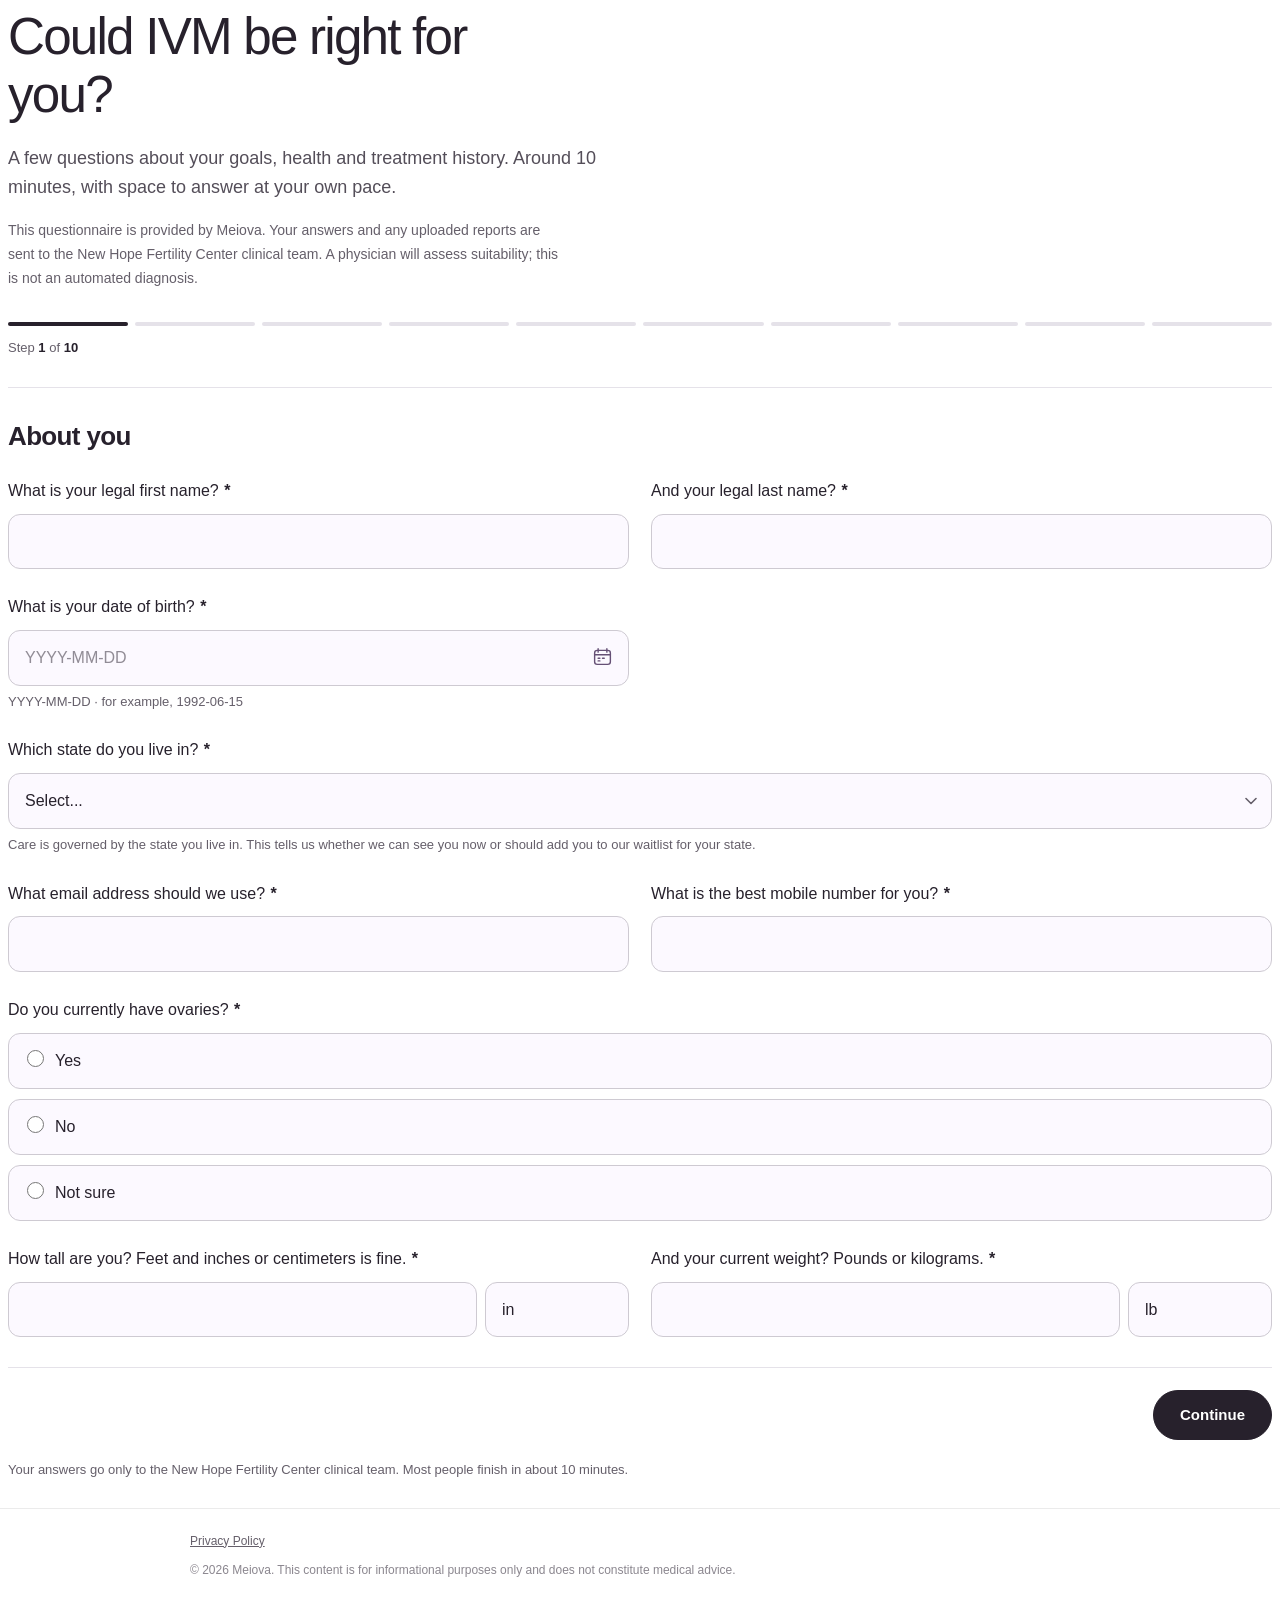
<file: fit.html>
<!DOCTYPE html>
<html lang="en">
<head><!-- Cima first-party tracking --><!--cima-lp-handoff-v1--><meta property="og:type" content="website"><meta property="og:site_name" content="Meiova"><meta property="og:title" content="Meiova IVM Questionnaire · Meiova"><meta property="og:description" content="A few questions about your goals, health and treatment history. Around 10 minutes, with space to answer at your own pace."><meta property="og:url" content="https://os.cimagrowth.com/lp/fertilink/ivm-ivf-self-screening"><meta property="og:image" content="https://momssbzlofjodqodvvvk.supabase.co/functions/v1/brand-asset/5b90c8c3-bab1-4230-ad71-8ec6724b96c4/logo.png"><meta property="og:image:width" content="1200"><meta property="og:image:height" content="630"><meta name="twitter:card" content="summary_large_image"><meta name="twitter:title" content="Meiova IVM Questionnaire · Meiova"><meta name="twitter:description" content="A few questions about your goals, health and treatment history. Around 10 minutes, with space to answer at your own pace."><meta name="twitter:image" content="https://momssbzlofjodqodvvvk.supabase.co/functions/v1/brand-asset/5b90c8c3-bab1-4230-ad71-8ec6724b96c4/logo.png"><style id="cima-brand-vars">:root{--brand-primary:#3B1D4A;--brand-secondary:#7A4F94;--brand-accent:#C9A86A;--brand-button:#3B1D4A;--brand-button-text:#FFFFFF;--brand-text:#2A2230;--brand-bg:#F6F1EA}</style>
<meta charset="UTF-8">
<meta name="viewport" content="width=device-width,initial-scale=1">
<title>Meiova IVM Questionnaire · Meiova</title>
<style>
*{box-sizing:border-box;margin:0;padding:0}
[hidden]{display:none !important}
:root{
--f-accent:#3B1D4A;--f-accent-ink:#FFFFFF;--f-accent-dark:#32183e;
--f-ink:#2A2230;--f-muted:#837f87;--f-surface:#FFFFFF;
--f-rail:#dddcde;--f-rail-soft:#ecebec;--f-fill:#f8f8f8;
--f-radius:10px;--f-danger:#B42318;
--f-body:"Montserrat",-apple-system,BlinkMacSystemFont,"Segoe UI",Roboto,"Helvetica Neue",Arial,"Noto Sans",sans-serif;--f-display:"Cormorant Garamond",ui-serif,Georgia,Cambria,"Times New Roman",Times,serif;
}
html{-webkit-text-size-adjust:100%}
body{font-family:var(--f-body);background:#f4f4f5;background-image:radial-gradient(900px 520px at 50% -8%,rgba(59, 29, 74, 0.1) 0%,transparent 62%);background-repeat:no-repeat;color:var(--f-ink);line-height:1.5;min-height:100vh;-webkit-font-smoothing:antialiased}
.page{display:flex;align-items:flex-start;justify-content:center;padding:clamp(16px,4vw,48px) 16px}
body>footer{margin-top:8px}
.wrap{width:100%;max-width:660px;background:var(--f-surface);border-radius:18px;border:1px solid #ecebec;box-shadow:0 1px 2px rgba(42, 34, 48, 0.04),0 14px 40px -18px rgba(42, 34, 48, 0.22);overflow:hidden}
.content{padding:clamp(24px,5vw,40px)}
.ident{display:flex;align-items:center;margin-bottom:22px}
.ident img{max-height:56px;max-width:210px;width:auto;height:auto;display:block}
.ident .nm{font-family:var(--f-display);font-size:15px;font-weight:600;letter-spacing:-.01em;color:var(--f-accent)}
h1{font-family:var(--f-display);font-size:clamp(23px,4.4vw,29px);line-height:1.18;letter-spacing:-.02em;font-weight:600;color:#2A2230}
.desc{margin-top:9px;font-size:15px;color:var(--f-muted);line-height:1.55;max-width:54ch}
.meter{margin-top:22px}
.segs{display:flex;gap:4px}
.seg{flex:1;height:5px;padding:0;border:0;border-radius:99px;background:var(--f-rail-soft);cursor:default;transition:background-color .3s ease,opacity .3s ease}
.seg[data-state="done"]{background:var(--f-accent);opacity:.4;cursor:pointer}
.seg[data-state="now"]{background:var(--f-accent)}
.seg:focus-visible{outline:2px solid var(--f-accent);outline-offset:3px}
.meter-lbl{margin-top:10px;font-size:12.5px;color:var(--f-muted)}
.meter-lbl b{color:var(--f-ink);font-weight:600}
.rule{height:1px;background:var(--f-rail-soft);border:0;margin:24px 0 22px}
.alert{display:none;margin-bottom:18px;padding:12px 14px;border-radius:var(--f-radius);background:#FEF3F2;border:1px solid #FDA29B;color:#912018;font-size:13.5px;line-height:1.5}
.alert.show{display:block}
.step{border:0;padding:0;margin:0}
.sec-title{font-family:var(--f-display);font-size:17px;font-weight:600;letter-spacing:-.01em;color:var(--f-ink);margin-bottom:16px}
.sections-flow .step+.step{margin-top:30px;padding-top:26px;border-top:1px solid var(--f-rail-soft)}
.grid{display:grid;grid-template-columns:repeat(12,1fr);gap:16px 14px}
.field{grid-column:span 12;min-width:0;border:0;padding:0;margin:0}
.s3{grid-column:span 3}.s4{grid-column:span 4}.s6{grid-column:span 6}.s12{grid-column:span 12}
label,legend{display:block;font-size:13.5px;font-weight:600;color:var(--f-ink);margin-bottom:7px;padding:0;line-height:1.4}
.req{color:var(--f-accent);font-weight:700;margin-left:1px}
.hint{margin-top:6px;font-size:12.5px;color:var(--f-muted);line-height:1.45}
.err{margin-top:6px;font-size:12.5px;color:var(--f-danger);font-weight:600;line-height:1.45}
input[type=text],input[type=email],input[type=tel],input[type=number],input[type=url],input[type=date],select,textarea{width:100%;padding:12px 14px;font-size:16px;font-family:inherit;line-height:1.4;color:var(--f-ink);background:var(--f-fill);border:1px solid var(--f-rail);border-radius:var(--f-radius);transition:border-color .15s ease,box-shadow .15s ease,background-color .15s ease;-webkit-appearance:none;-moz-appearance:none;appearance:none}
input::placeholder,textarea::placeholder{color:var(--f-muted);opacity:.7}
input:hover,select:hover,textarea:hover{border-color:#bbb8bd}
input:focus,select:focus,textarea:focus{outline:none;background:#FFFFFF;border-color:var(--f-accent);box-shadow:0 0 0 3px rgba(59, 29, 74, 0.16)}
textarea{resize:vertical;min-height:104px}
.field.has-error input,.field.has-error select,.field.has-error textarea{border-color:var(--f-danger);background:#FEF3F2}
.select-wrap{position:relative}
.select-wrap select{padding-right:42px;cursor:pointer}
.select-wrap .chevron{position:absolute;right:15px;top:50%;transform:translateY(-50%);width:12px;height:8px;color:var(--f-muted);pointer-events:none}
.opts{display:grid;gap:8px}
.opt{display:flex;align-items:flex-start;gap:11px;margin:0;padding:12px 14px;font-size:15px;font-weight:500;border:1px solid var(--f-rail);border-radius:var(--f-radius);background:var(--f-fill);cursor:pointer;transition:border-color .15s ease,background-color .15s ease}
.opt:hover{border-color:var(--f-accent)}
.opt input{flex:0 0 auto;width:17px;height:17px;margin:1px 0 0;accent-color:var(--f-accent);cursor:pointer}
.opt span{color:var(--f-ink)}
.opt:focus-within{box-shadow:0 0 0 3px rgba(59, 29, 74, 0.16)}
.opt:has(input:checked){border-color:var(--f-accent);background:rgba(59, 29, 74, 0.07)}
.tbl-scroll{overflow-x:auto;-webkit-overflow-scrolling:touch;margin-top:4px}
.grid-tbl{width:100%;border-collapse:separate;border-spacing:0 6px;min-width:520px}
.grid-tbl th{text-align:left;font-size:12px;font-weight:600;color:var(--f-muted);padding:0 8px 2px 0;white-space:nowrap}
.grid-tbl td{padding:0 6px 0 0;vertical-align:top}
.grid-tbl input,.grid-tbl select,.grid-tbl textarea{padding:9px 10px;font-size:16px}
.grid-tbl textarea{min-height:42px}
.rowdel{width:34px;padding-right:0 !important}
.grid-tbl .del{width:30px;height:38px;border:1px solid var(--f-rail);background:var(--f-fill);border-radius:var(--f-radius);color:var(--f-muted);font-size:17px;line-height:1;cursor:pointer}
.grid-tbl .del:hover{border-color:var(--f-danger);color:var(--f-danger)}
.field.tbl.has-error .grid-tbl input,.field.tbl.has-error .grid-tbl select{border-color:var(--f-danger)}
.addrow{margin-top:10px;padding:9px 14px;font-size:14px}
.cima-consent{border-top:1px solid var(--f-rail-soft);padding-top:18px;margin-top:24px}
.cima-consent+.cima-consent{border-top:0;padding-top:0;margin-top:12px}
.btn{appearance:none;border:1px solid transparent;border-radius:var(--f-radius);font-family:inherit;font-size:15.5px;font-weight:600;line-height:1.2;padding:13px 22px;cursor:pointer;transition:background-color .15s ease,border-color .15s ease,transform .06s ease}
.btn:active{transform:translateY(1px)}
.btn:focus-visible{outline:2px solid var(--f-accent);outline-offset:2px}
.btn-primary{background:var(--f-accent);color:var(--f-accent-ink)}
.btn-primary:hover{background:var(--f-accent-dark)}
.btn-primary:disabled{opacity:.55;cursor:not-allowed}
.btn-ghost{background:transparent;color:var(--f-ink);border-color:var(--f-rail)}
.btn-ghost:hover{background:var(--f-fill);border-color:#bbb8bd}
.btn-ghost:disabled{opacity:.45;cursor:not-allowed}
#submit-btn{width:100%;margin-top:22px}
.nav{display:flex;align-items:center;gap:10px;margin-top:24px}
.nav .spacer{flex:1}
.nav .btn{margin-top:0}
.nav #submit-btn{width:auto;margin-top:0}
.assure{margin-top:18px;font-size:12.5px;color:var(--f-muted);line-height:1.5}
.success{text-align:center;padding:28px 0 10px}
.success .check{width:60px;height:60px;border-radius:50%;background:rgba(59, 29, 74, 0.12);margin:0 auto 20px;display:flex;align-items:center;justify-content:center}
.success .check svg{width:28px;height:28px;stroke:var(--f-accent);stroke-width:2.5;fill:none;stroke-linecap:round;stroke-linejoin:round}
.success h2{font-family:var(--f-display);font-size:21px;font-weight:600;letter-spacing:-.01em;color:#2A2230;margin-bottom:10px}
.success p{font-size:15px;color:var(--f-muted);line-height:1.6;max-width:46ch;margin:0 auto;white-space:pre-line}
.spin{width:36px;height:36px;border:3px solid rgba(59, 29, 74, 0.18);border-top-color:var(--f-accent);border-radius:50%;margin:0 auto 20px;animation:cimaSpin .8s linear infinite}
@keyframes cimaSpin{to{transform:rotate(360deg)}}
@keyframes cimaIn{from{opacity:0;transform:translateY(7px)}to{opacity:1;transform:none}}
.step.enter{animation:cimaIn .26s ease both}
@media (max-width:560px){.s3,.s4,.s6{grid-column:span 12}.grid-tbl{min-width:460px}}
@media (max-width:460px){.nav{flex-wrap:wrap}.nav .spacer{display:none}.nav .btn{flex:1 1 auto}}
@media (prefers-reduced-motion:reduce){*{animation-duration:.01ms !important;animation-iteration-count:1 !important;transition-duration:.01ms !important;scroll-behavior:auto !important}}
</style>
<!--gos-attr-v1--><link rel="stylesheet" href="fit.css"></head>
<body>
<div class="page">
<div class="wrap">
  <div class="content">
    <div id="form-wrap">
      <header>
        
        <h1>Could IVM be right for you?</h1>
        <p class="desc">A few questions about your goals, health and treatment history. Around 10 minutes, with space to answer at your own pace.</p>
        <p class="provider-note">This questionnaire is provided by Meiova. Your answers and any uploaded reports are sent to the New Hope Fertility Center clinical team. A physician will assess suitability; this is not an automated diagnosis.</p><div class="meter" id="cima-meter" hidden><div class="segs" id="cima-segs"><button type="button" class="seg" data-i="0" data-state="todo" title="About you" aria-label="About you"></button><button type="button" class="seg" data-i="1" data-state="todo" title="Your goals" aria-label="Your goals"></button><button type="button" class="seg" data-i="2" data-state="todo" title="Travel and treatment plan" aria-label="Travel and treatment plan"></button><button type="button" class="seg" data-i="3" data-state="todo" title="Pregnancy history" aria-label="Pregnancy history"></button><button type="button" class="seg" data-i="4" data-state="todo" title="Periods and ovaries" aria-label="Periods and ovaries"></button><button type="button" class="seg" data-i="5" data-state="todo" title="Tests you have had" aria-label="Tests you have had"></button><button type="button" class="seg" data-i="6" data-state="todo" title="Previous treatment" aria-label="Previous treatment"></button><button type="button" class="seg" data-i="7" data-state="todo" title="Sperm source" aria-label="Sperm source"></button><button type="button" class="seg" data-i="8" data-state="todo" title="Health history" aria-label="Health history"></button><button type="button" class="seg" data-i="9" data-state="todo" title="Anything else" aria-label="Anything else"></button></div><div class="meter-lbl" id="cima-meter-lbl" aria-live="polite">Step <b>1</b> of <b>10</b></div></div>
      </header>
      <hr class="rule">
      <div class="alert" id="error-banner" role="alert" aria-live="polite"></div>
      <form id="cima-form" novalidate>
<section class="step" data-cima-step="0" data-cima-step-label="About you"><h2 class="sec-title">About you</h2><div class="grid"><div class="field s6" data-cima-field="legal_first_name" data-cima-label="What is your legal first name?"><label for="f_legal_first_name">What is your legal first name? <span class="req" aria-hidden="true">*</span></label><input type="text" id="f_legal_first_name" name="legal_first_name" placeholder="" autocomplete="given-name" required><p class="err" data-cima-err hidden></p></div>
<div class="field s6" data-cima-field="legal_last_name" data-cima-label="And your legal last name?"><label for="f_legal_last_name">And your legal last name? <span class="req" aria-hidden="true">*</span></label><input type="text" id="f_legal_last_name" name="legal_last_name" placeholder="" autocomplete="family-name" required><p class="err" data-cima-err hidden></p></div>
<div class="field s6" data-cima-field="date_of_birth" data-cima-label="What is your date of birth?"><label for="f_date_of_birth">What is your date of birth? <span class="req" aria-hidden="true">*</span></label><input type="text" id="f_date_of_birth" name="date_of_birth" placeholder="YYYY-MM-DD" inputmode="numeric" maxlength="10" autocomplete="bday" aria-describedby="dob-format" required><p class="hint" id="dob-format">YYYY-MM-DD · for example, 1992-06-15</p><p class="err" data-cima-err hidden></p></div>
<div class="field s12" data-cima-field="address_state" data-cima-label="Which state do you live in?"><label for="f_address_state">Which state do you live in? <span class="req" aria-hidden="true">*</span></label><div class="select-wrap"><select id="f_address_state" name="address_state" required><option value="">Select...</option><option value="Alabama">Alabama</option><option value="Alaska">Alaska</option><option value="Arizona">Arizona</option><option value="Arkansas">Arkansas</option><option value="California">California</option><option value="Colorado">Colorado</option><option value="Connecticut">Connecticut</option><option value="Delaware">Delaware</option><option value="District of Columbia">District of Columbia</option><option value="Florida">Florida</option><option value="Georgia">Georgia</option><option value="Hawaii">Hawaii</option><option value="Idaho">Idaho</option><option value="Illinois">Illinois</option><option value="Indiana">Indiana</option><option value="Iowa">Iowa</option><option value="Kansas">Kansas</option><option value="Kentucky">Kentucky</option><option value="Louisiana">Louisiana</option><option value="Maine">Maine</option><option value="Maryland">Maryland</option><option value="Massachusetts">Massachusetts</option><option value="Michigan">Michigan</option><option value="Minnesota">Minnesota</option><option value="Mississippi">Mississippi</option><option value="Missouri">Missouri</option><option value="Montana">Montana</option><option value="Nebraska">Nebraska</option><option value="Nevada">Nevada</option><option value="New Hampshire">New Hampshire</option><option value="New Jersey">New Jersey</option><option value="New Mexico">New Mexico</option><option value="New York">New York</option><option value="North Carolina">North Carolina</option><option value="North Dakota">North Dakota</option><option value="Ohio">Ohio</option><option value="Oklahoma">Oklahoma</option><option value="Oregon">Oregon</option><option value="Pennsylvania">Pennsylvania</option><option value="Rhode Island">Rhode Island</option><option value="South Carolina">South Carolina</option><option value="South Dakota">South Dakota</option><option value="Tennessee">Tennessee</option><option value="Texas">Texas</option><option value="Utah">Utah</option><option value="Vermont">Vermont</option><option value="Virginia">Virginia</option><option value="Washington">Washington</option><option value="West Virginia">West Virginia</option><option value="Wisconsin">Wisconsin</option><option value="Wyoming">Wyoming</option><option value="Puerto Rico">Puerto Rico</option><option value="I live outside the United States">I live outside the United States</option></select><svg class="chevron" viewBox="0 0 12 8" fill="none" xmlns="http://www.w3.org/2000/svg" aria-hidden="true"><path d="M1 1.5L6 6.5L11 1.5" stroke="currentColor" stroke-width="1.6" stroke-linecap="round" stroke-linejoin="round"/></svg></div><p class="hint">Care is governed by the state you live in. This tells us whether we can see you now or should add you to our waitlist for your state.</p><p class="err" data-cima-err hidden></p></div>
<div class="field s6" data-cima-field="email" data-cima-label="What email address should we use?"><label for="f_email">What email address should we use? <span class="req" aria-hidden="true">*</span></label><input type="email" id="f_email" name="email" placeholder="" autocomplete="email" inputmode="email" required><p class="err" data-cima-err hidden></p></div>
<div class="field s6" data-cima-field="mobile_phone" data-cima-label="What is the best mobile number for you?"><label for="f_mobile_phone">What is the best mobile number for you? <span class="req" aria-hidden="true">*</span></label><input type="tel" id="f_mobile_phone" name="mobile_phone" placeholder="" autocomplete="tel" inputmode="tel" required><p class="err" data-cima-err hidden></p></div>
<fieldset class="field s12" data-cima-field="has_ovaries" data-cima-label="Do you currently have ovaries?"><legend>Do you currently have ovaries? <span class="req" aria-hidden="true">*</span></legend><div class="opts"><label class="opt" for="f_has_ovaries_0"><input type="radio" id="f_has_ovaries_0" name="has_ovaries" value="Yes" required><span>Yes</span></label><label class="opt" for="f_has_ovaries_1"><input type="radio" id="f_has_ovaries_1" name="has_ovaries" value="No" ><span>No</span></label><label class="opt" for="f_has_ovaries_2"><input type="radio" id="f_has_ovaries_2" name="has_ovaries" value="Not sure" ><span>Not sure</span></label></div><p class="err" data-cima-err hidden></p></fieldset>
<div class="field s6" data-cima-field="height_value" data-cima-label="How tall are you? Feet and inches or centimeters is fine." data-cima-measure="measurement" data-cima-measure-key="height_value" data-cima-unit-field="height_value_unit" data-cima-measure-required="1"><label for="f_height_value">How tall are you? Feet and inches or centimeters is fine. <span class="req" aria-hidden="true">*</span></label><div style="display:flex;gap:8px;align-items:flex-start"><input type="number" inputmode="decimal" id="f_height_value" name="height_value__u" data-cima-u placeholder="" aria-label="How tall are you? Feet and inches or centimeters is fine." style="flex:1"><select name="height_value_unit" data-cima-unit aria-label="Unit for How tall are you? Feet and inches or centimeters is fine." style="max-width:9rem"><option value="cm">cm</option><option value="in" selected>in</option><option value="ft">ft</option><option value="m">m</option></select></div><input type="hidden" name="height_value" data-cima-value><p class="hint" data-cima-soft hidden></p><p class="err" data-cima-err hidden></p></div>
<div class="field s6" data-cima-field="weight_value" data-cima-label="And your current weight? Pounds or kilograms." data-cima-measure="measurement" data-cima-measure-key="weight_value" data-cima-unit-field="weight_value_unit" data-cima-measure-required="1"><label for="f_weight_value">And your current weight? Pounds or kilograms. <span class="req" aria-hidden="true">*</span></label><div style="display:flex;gap:8px;align-items:flex-start"><input type="number" inputmode="decimal" id="f_weight_value" name="weight_value__u" data-cima-u placeholder="" aria-label="And your current weight? Pounds or kilograms." style="flex:1"><select name="weight_value_unit" data-cima-unit aria-label="Unit for And your current weight? Pounds or kilograms." style="max-width:9rem"><option value="kg">kg</option><option value="lb" selected>lb</option><option value="st">st</option></select></div><input type="hidden" name="weight_value" data-cima-value><p class="hint" data-cima-soft hidden></p><p class="err" data-cima-err hidden></p></div></div></section>
<section class="step" data-cima-step="1" data-cima-step-label="Your goals"><h2 class="sec-title">Your goals</h2><div class="grid"><fieldset class="field s12" data-cima-field="family_building_goal" data-cima-label="What are you hoping to do right now?"><legend>What are you hoping to do right now? <span class="req" aria-hidden="true">*</span></legend><div class="opts"><label class="opt" for="f_family_building_goal_0"><input type="radio" id="f_family_building_goal_0" name="family_building_goal" value="Becoming pregnant now" required><span>Becoming pregnant now</span></label><label class="opt" for="f_family_building_goal_1"><input type="radio" id="f_family_building_goal_1" name="family_building_goal" value="Creating and freezing embryos" ><span>Creating and freezing embryos</span></label><label class="opt" for="f_family_building_goal_2"><input type="radio" id="f_family_building_goal_2" name="family_building_goal" value="Freezing eggs" ><span>Freezing eggs</span></label><label class="opt" for="f_family_building_goal_3"><input type="radio" id="f_family_building_goal_3" name="family_building_goal" value="Fertility preservation before medical treatment" ><span>Fertility preservation before medical treatment</span></label><label class="opt" for="f_family_building_goal_4"><input type="radio" id="f_family_building_goal_4" name="family_building_goal" value="Learning about my options" ><span>Learning about my options</span></label><label class="opt" for="f_family_building_goal_5"><input type="radio" id="f_family_building_goal_5" name="family_building_goal" value="Other" ><span>Other</span></label></div><p class="err" data-cima-err hidden></p></fieldset>
<fieldset class="field s12" data-cima-field="assistance_needed" data-cima-label="Will you need any of these? You can pick more than one."><legend>Will you need any of these? You can pick more than one. <span class="req" aria-hidden="true">*</span></legend><div class="opts"><label class="opt" for="f_assistance_needed_0"><input type="checkbox" id="f_assistance_needed_0" name="assistance_needed[]" value="Partner sperm" required><span>Partner sperm</span></label><label class="opt" for="f_assistance_needed_1"><input type="checkbox" id="f_assistance_needed_1" name="assistance_needed[]" value="Donor sperm" ><span>Donor sperm</span></label><label class="opt" for="f_assistance_needed_2"><input type="checkbox" id="f_assistance_needed_2" name="assistance_needed[]" value="Donor eggs" ><span>Donor eggs</span></label><label class="opt" for="f_assistance_needed_3"><input type="checkbox" id="f_assistance_needed_3" name="assistance_needed[]" value="Gestational carrier" ><span>Gestational carrier</span></label><label class="opt" for="f_assistance_needed_4"><input type="checkbox" id="f_assistance_needed_4" name="assistance_needed[]" value="Not sure" ><span>Not sure</span></label></div><p class="err" data-cima-err hidden></p></fieldset>
<fieldset class="field s12" data-cima-field="ivm_motivation" data-cima-label="What is drawing you to IVM? Pick anything that applies."><legend>What is drawing you to IVM? Pick anything that applies. <span class="req" aria-hidden="true">*</span></legend><div class="opts"><label class="opt" for="f_ivm_motivation_0"><input type="checkbox" id="f_ivm_motivation_0" name="ivm_motivation[]" value="I want fewer hormone injections" required><span>I want fewer hormone injections</span></label><label class="opt" for="f_ivm_motivation_1"><input type="checkbox" id="f_ivm_motivation_1" name="ivm_motivation[]" value="I am afraid of needles" ><span>I am afraid of needles</span></label><label class="opt" for="f_ivm_motivation_2"><input type="checkbox" id="f_ivm_motivation_2" name="ivm_motivation[]" value="I cannot attend frequent monitoring appointments" ><span>I cannot attend frequent monitoring appointments</span></label><label class="opt" for="f_ivm_motivation_3"><input type="checkbox" id="f_ivm_motivation_3" name="ivm_motivation[]" value="My work or family schedule is very busy" ><span>My work or family schedule is very busy</span></label><label class="opt" for="f_ivm_motivation_4"><input type="checkbox" id="f_ivm_motivation_4" name="ivm_motivation[]" value="I previously had significant side effects from fertility medication" ><span>I previously had significant side effects from fertility medication</span></label><label class="opt" for="f_ivm_motivation_5"><input type="checkbox" id="f_ivm_motivation_5" name="ivm_motivation[]" value="I have PCOS or a high ovarian reserve" ><span>I have PCOS or a high ovarian reserve</span></label><label class="opt" for="f_ivm_motivation_6"><input type="checkbox" id="f_ivm_motivation_6" name="ivm_motivation[]" value="I am concerned about ovarian hyperstimulation syndrome" ><span>I am concerned about ovarian hyperstimulation syndrome</span></label><label class="opt" for="f_ivm_motivation_7"><input type="checkbox" id="f_ivm_motivation_7" name="ivm_motivation[]" value="My fallopian tubes are blocked or damaged" ><span>My fallopian tubes are blocked or damaged</span></label><label class="opt" for="f_ivm_motivation_8"><input type="checkbox" id="f_ivm_motivation_8" name="ivm_motivation[]" value="My partner has a low sperm count or another sperm problem" ><span>My partner has a low sperm count or another sperm problem</span></label><label class="opt" for="f_ivm_motivation_9"><input type="checkbox" id="f_ivm_motivation_9" name="ivm_motivation[]" value="I need donor sperm" ><span>I need donor sperm</span></label><label class="opt" for="f_ivm_motivation_10"><input type="checkbox" id="f_ivm_motivation_10" name="ivm_motivation[]" value="I need genetic testing of embryos" ><span>I need genetic testing of embryos</span></label><label class="opt" for="f_ivm_motivation_11"><input type="checkbox" id="f_ivm_motivation_11" name="ivm_motivation[]" value="Conventional IVF did not work for me" ><span>Conventional IVF did not work for me</span></label><label class="opt" for="f_ivm_motivation_12"><input type="checkbox" id="f_ivm_motivation_12" name="ivm_motivation[]" value="My doctor recommended IVM" ><span>My doctor recommended IVM</span></label><label class="opt" for="f_ivm_motivation_13"><input type="checkbox" id="f_ivm_motivation_13" name="ivm_motivation[]" value="Other" ><span>Other</span></label></div><p class="err" data-cima-err hidden></p></fieldset></div></section>
<section class="step" data-cima-step="2" data-cima-step-label="Travel and treatment plan"><h2 class="sec-title">Travel and treatment plan</h2><div class="grid"><fieldset class="field s12" data-cima-field="ny_travel" data-cima-label="Your egg retrieval takes place at the New Hope Fertility Center laboratory in New York City. Would you be able to travel to New York for it?"><legend>Your egg retrieval takes place at the New Hope Fertility Center laboratory in New York City. Would you be able to travel to New York for it? <span class="req" aria-hidden="true">*</span></legend><div class="opts"><label class="opt" for="f_ny_travel_0"><input type="radio" id="f_ny_travel_0" name="ny_travel" value="Yes" required><span>Yes</span></label><label class="opt" for="f_ny_travel_1"><input type="radio" id="f_ny_travel_1" name="ny_travel" value="Yes, with some planning" ><span>Yes, with some planning</span></label><label class="opt" for="f_ny_travel_2"><input type="radio" id="f_ny_travel_2" name="ny_travel" value="I live in or near New York" ><span>I live in or near New York</span></label><label class="opt" for="f_ny_travel_3"><input type="radio" id="f_ny_travel_3" name="ny_travel" value="No" ><span>No</span></label><label class="opt" for="f_ny_travel_4"><input type="radio" id="f_ny_travel_4" name="ny_travel" value="Not sure" ><span>Not sure</span></label></div><p class="hint">Most of your care happens from home. The retrieval is the one step that happens in person, in New York.</p><p class="err" data-cima-err hidden></p></fieldset>
<fieldset class="field s12" data-cima-field="repeat_trip_ok" data-cima-label="Some people need more than one retrieval to create enough embryos. If your physician recommends it, would a second trip to New York be possible?"><legend>Some people need more than one retrieval to create enough embryos. If your physician recommends it, would a second trip to New York be possible? <span class="req" aria-hidden="true">*</span></legend><div class="opts"><label class="opt" for="f_repeat_trip_ok_0"><input type="radio" id="f_repeat_trip_ok_0" name="repeat_trip_ok" value="Yes" required><span>Yes</span></label><label class="opt" for="f_repeat_trip_ok_1"><input type="radio" id="f_repeat_trip_ok_1" name="repeat_trip_ok" value="Maybe" ><span>Maybe</span></label><label class="opt" for="f_repeat_trip_ok_2"><input type="radio" id="f_repeat_trip_ok_2" name="repeat_trip_ok" value="No" ><span>No</span></label></div><p class="err" data-cima-err hidden></p></fieldset>
<fieldset class="field s12" data-cima-field="freeze_all_ok" data-cima-label="With IVM, every embryo is frozen first and transferred in a later cycle, not during the same trip. Does that timing work for you?"><legend>With IVM, every embryo is frozen first and transferred in a later cycle, not during the same trip. Does that timing work for you? <span class="req" aria-hidden="true">*</span></legend><div class="opts"><label class="opt" for="f_freeze_all_ok_0"><input type="radio" id="f_freeze_all_ok_0" name="freeze_all_ok" value="Yes" required><span>Yes</span></label><label class="opt" for="f_freeze_all_ok_1"><input type="radio" id="f_freeze_all_ok_1" name="freeze_all_ok" value="I would like to learn more about it" ><span>I would like to learn more about it</span></label><label class="opt" for="f_freeze_all_ok_2"><input type="radio" id="f_freeze_all_ok_2" name="freeze_all_ok" value="No, I want a fresh transfer" ><span>No, I want a fresh transfer</span></label></div><p class="hint">Freezing every embryo lets the lab finish maturing and growing them, and lets your body reset before the transfer.</p><p class="err" data-cima-err hidden></p></fieldset>
<fieldset class="field s12" data-cima-field="transfer_location_pref" data-cima-label="When the time comes, where would you prefer to have your embryo transfer?"><legend>When the time comes, where would you prefer to have your embryo transfer? <span class="req" aria-hidden="true">*</span></legend><div class="opts"><label class="opt" for="f_transfer_location_pref_0"><input type="radio" id="f_transfer_location_pref_0" name="transfer_location_pref" value="In New York" required><span>In New York</span></label><label class="opt" for="f_transfer_location_pref_1"><input type="radio" id="f_transfer_location_pref_1" name="transfer_location_pref" value="At a partner clinic closer to home" ><span>At a partner clinic closer to home</span></label><label class="opt" for="f_transfer_location_pref_2"><input type="radio" id="f_transfer_location_pref_2" name="transfer_location_pref" value="Not sure yet" ><span>Not sure yet</span></label></div><p class="err" data-cima-err hidden></p></fieldset>
<fieldset class="field s12" data-cima-field="research_contact_ok" data-cima-label="We sometimes run approved research studies on IVM. Would you like our team to let you know about any you may be able to join? It is completely optional and does not affect your care."><legend>We sometimes run approved research studies on IVM. Would you like our team to let you know about any you may be able to join? It is completely optional and does not affect your care.</legend><div class="opts"><label class="opt" for="f_research_contact_ok_0"><input type="radio" id="f_research_contact_ok_0" name="research_contact_ok" value="Yes" ><span>Yes</span></label><label class="opt" for="f_research_contact_ok_1"><input type="radio" id="f_research_contact_ok_1" name="research_contact_ok" value="No" ><span>No</span></label></div><p class="err" data-cima-err hidden></p></fieldset></div></section>
<section class="step" data-cima-step="3" data-cima-step-label="Pregnancy history"><h2 class="sec-title">Pregnancy history</h2><div class="grid"><fieldset class="field s12" data-cima-field="currently_pregnant" data-cima-label="Are you currently pregnant, or is there a chance you might be?"><legend>Are you currently pregnant, or is there a chance you might be? <span class="req" aria-hidden="true">*</span></legend><div class="opts"><label class="opt" for="f_currently_pregnant_0"><input type="radio" id="f_currently_pregnant_0" name="currently_pregnant" value="No" required><span>No</span></label><label class="opt" for="f_currently_pregnant_1"><input type="radio" id="f_currently_pregnant_1" name="currently_pregnant" value="Yes" ><span>Yes</span></label><label class="opt" for="f_currently_pregnant_2"><input type="radio" id="f_currently_pregnant_2" name="currently_pregnant" value="Not sure" ><span>Not sure</span></label></div><p class="err" data-cima-err hidden></p></fieldset>
<fieldset class="field s12" data-cima-field="ttc_duration" data-cima-label="How long have you been trying to become pregnant?"><legend>How long have you been trying to become pregnant? <span class="req" aria-hidden="true">*</span></legend><div class="opts"><label class="opt" for="f_ttc_duration_0"><input type="radio" id="f_ttc_duration_0" name="ttc_duration" value="Not currently trying" required><span>Not currently trying</span></label><label class="opt" for="f_ttc_duration_1"><input type="radio" id="f_ttc_duration_1" name="ttc_duration" value="Less than 6 months" ><span>Less than 6 months</span></label><label class="opt" for="f_ttc_duration_2"><input type="radio" id="f_ttc_duration_2" name="ttc_duration" value="6 to 11 months" ><span>6 to 11 months</span></label><label class="opt" for="f_ttc_duration_3"><input type="radio" id="f_ttc_duration_3" name="ttc_duration" value="12 to 23 months" ><span>12 to 23 months</span></label><label class="opt" for="f_ttc_duration_4"><input type="radio" id="f_ttc_duration_4" name="ttc_duration" value="Two years or longer" ><span>Two years or longer</span></label></div><p class="err" data-cima-err hidden></p></fieldset>
<fieldset class="field s12" data-cima-field="ever_pregnant" data-cima-label="Have you ever been pregnant?"><legend>Have you ever been pregnant? <span class="req" aria-hidden="true">*</span></legend><div class="opts"><label class="opt" for="f_ever_pregnant_0"><input type="radio" id="f_ever_pregnant_0" name="ever_pregnant" value="No" required><span>No</span></label><label class="opt" for="f_ever_pregnant_1"><input type="radio" id="f_ever_pregnant_1" name="ever_pregnant" value="Yes" ><span>Yes</span></label></div><p class="err" data-cima-err hidden></p></fieldset>
<div class="field s6" data-cima-field="miscarriages" data-cima-label="How many miscarriages have you had?"><label for="f_miscarriages">How many miscarriages have you had?</label><input type="number" id="f_miscarriages" name="miscarriages" placeholder="" inputmode="decimal" ><p class="err" data-cima-err hidden></p></div>
<div class="field s6" data-cima-field="living_children" data-cima-label="How many living children do you have?"><label for="f_living_children">How many living children do you have?</label><input type="number" id="f_living_children" name="living_children" placeholder="" inputmode="decimal" ><p class="err" data-cima-err hidden></p></div>
<fieldset class="field s12" data-cima-field="breastfeeding" data-cima-label="Are you currently breastfeeding?"><legend>Are you currently breastfeeding? <span class="req" aria-hidden="true">*</span></legend><div class="opts"><label class="opt" for="f_breastfeeding_0"><input type="radio" id="f_breastfeeding_0" name="breastfeeding" value="No" required><span>No</span></label><label class="opt" for="f_breastfeeding_1"><input type="radio" id="f_breastfeeding_1" name="breastfeeding" value="Yes" ><span>Yes</span></label></div><p class="err" data-cima-err hidden></p></fieldset></div></section>
<section class="step" data-cima-step="4" data-cima-step-label="Periods and ovaries"><h2 class="sec-title">Periods and ovaries</h2><div class="grid"><div class="field s12" data-cima-field="cycle_frequency" data-cima-label="How often do your periods usually come?"><label for="f_cycle_frequency">How often do your periods usually come? <span class="req" aria-hidden="true">*</span></label><div class="select-wrap"><select id="f_cycle_frequency" name="cycle_frequency" required><option value="">Select...</option><option value="Every 21 to 35 days">Every 21 to 35 days</option><option value="Less than every 21 days">Less than every 21 days</option><option value="More than every 35 days">More than every 35 days</option><option value="Very irregular">Very irregular</option><option value="No periods">No periods</option><option value="I use medication that changes or stops my periods">I use medication that changes or stops my periods</option><option value="Not sure">Not sure</option></select><svg class="chevron" viewBox="0 0 12 8" fill="none" xmlns="http://www.w3.org/2000/svg" aria-hidden="true"><path d="M1 1.5L6 6.5L11 1.5" stroke="currentColor" stroke-width="1.6" stroke-linecap="round" stroke-linejoin="round"/></svg></div><p class="err" data-cima-err hidden></p></div>
<fieldset class="field s12" data-cima-field="gyn_diagnoses" data-cima-label="Have you been diagnosed with any of these?"><legend>Have you been diagnosed with any of these? <span class="req" aria-hidden="true">*</span></legend><div class="opts"><label class="opt" for="f_gyn_diagnoses_0"><input type="checkbox" id="f_gyn_diagnoses_0" name="gyn_diagnoses[]" value="PCOS or polycystic ovaries" required><span>PCOS or polycystic ovaries</span></label><label class="opt" for="f_gyn_diagnoses_1"><input type="checkbox" id="f_gyn_diagnoses_1" name="gyn_diagnoses[]" value="Diminished ovarian reserve" ><span>Diminished ovarian reserve</span></label><label class="opt" for="f_gyn_diagnoses_2"><input type="checkbox" id="f_gyn_diagnoses_2" name="gyn_diagnoses[]" value="Premature ovarian insufficiency" ><span>Premature ovarian insufficiency</span></label><label class="opt" for="f_gyn_diagnoses_3"><input type="checkbox" id="f_gyn_diagnoses_3" name="gyn_diagnoses[]" value="Endometriosis" ><span>Endometriosis</span></label><label class="opt" for="f_gyn_diagnoses_4"><input type="checkbox" id="f_gyn_diagnoses_4" name="gyn_diagnoses[]" value="Ovarian cysts" ><span>Ovarian cysts</span></label><label class="opt" for="f_gyn_diagnoses_5"><input type="checkbox" id="f_gyn_diagnoses_5" name="gyn_diagnoses[]" value="Uterine fibroids" ><span>Uterine fibroids</span></label><label class="opt" for="f_gyn_diagnoses_6"><input type="checkbox" id="f_gyn_diagnoses_6" name="gyn_diagnoses[]" value="Uterine polyps" ><span>Uterine polyps</span></label><label class="opt" for="f_gyn_diagnoses_7"><input type="checkbox" id="f_gyn_diagnoses_7" name="gyn_diagnoses[]" value="Adenomyosis" ><span>Adenomyosis</span></label><label class="opt" for="f_gyn_diagnoses_8"><input type="checkbox" id="f_gyn_diagnoses_8" name="gyn_diagnoses[]" value="Blocked or damaged fallopian tubes" ><span>Blocked or damaged fallopian tubes</span></label><label class="opt" for="f_gyn_diagnoses_9"><input type="checkbox" id="f_gyn_diagnoses_9" name="gyn_diagnoses[]" value="Hydrosalpinx" ><span>Hydrosalpinx</span></label><label class="opt" for="f_gyn_diagnoses_10"><input type="checkbox" id="f_gyn_diagnoses_10" name="gyn_diagnoses[]" value="None" ><span>None</span></label><label class="opt" for="f_gyn_diagnoses_11"><input type="checkbox" id="f_gyn_diagnoses_11" name="gyn_diagnoses[]" value="Not sure" ><span>Not sure</span></label></div><p class="err" data-cima-err hidden></p></fieldset>
<fieldset class="field s12" data-cima-field="ovary_removed" data-cima-label="Have you had an ovary removed?"><legend>Have you had an ovary removed? <span class="req" aria-hidden="true">*</span></legend><div class="opts"><label class="opt" for="f_ovary_removed_0"><input type="radio" id="f_ovary_removed_0" name="ovary_removed" value="No" required><span>No</span></label><label class="opt" for="f_ovary_removed_1"><input type="radio" id="f_ovary_removed_1" name="ovary_removed" value="One ovary" ><span>One ovary</span></label><label class="opt" for="f_ovary_removed_2"><input type="radio" id="f_ovary_removed_2" name="ovary_removed" value="Both ovaries" ><span>Both ovaries</span></label><label class="opt" for="f_ovary_removed_3"><input type="radio" id="f_ovary_removed_3" name="ovary_removed" value="Not sure" ><span>Not sure</span></label></div><p class="err" data-cima-err hidden></p></fieldset>
<fieldset class="field s12" data-cima-field="ovarian_surgery" data-cima-label="Have you had surgery on either ovary?"><legend>Have you had surgery on either ovary? <span class="req" aria-hidden="true">*</span></legend><div class="opts"><label class="opt" for="f_ovarian_surgery_0"><input type="radio" id="f_ovarian_surgery_0" name="ovarian_surgery" value="No" required><span>No</span></label><label class="opt" for="f_ovarian_surgery_1"><input type="radio" id="f_ovarian_surgery_1" name="ovarian_surgery" value="Yes" ><span>Yes</span></label><label class="opt" for="f_ovarian_surgery_2"><input type="radio" id="f_ovarian_surgery_2" name="ovarian_surgery" value="Not sure" ><span>Not sure</span></label></div><p class="err" data-cima-err hidden></p></fieldset>
<div class="field s12" data-cima-field="ovarian_surgery_detail" data-cima-label="What kind of surgery was it, and roughly when?"><label for="f_ovarian_surgery_detail">What kind of surgery was it, and roughly when?</label><input type="text" id="f_ovarian_surgery_detail" name="ovarian_surgery_detail" placeholder="" ><p class="err" data-cima-err hidden></p></div>
<fieldset class="field s12" data-cima-field="gonadotoxic_therapy" data-cima-label="Have you had chemotherapy or pelvic radiation?"><legend>Have you had chemotherapy or pelvic radiation? <span class="req" aria-hidden="true">*</span></legend><div class="opts"><label class="opt" for="f_gonadotoxic_therapy_0"><input type="radio" id="f_gonadotoxic_therapy_0" name="gonadotoxic_therapy" value="No" required><span>No</span></label><label class="opt" for="f_gonadotoxic_therapy_1"><input type="radio" id="f_gonadotoxic_therapy_1" name="gonadotoxic_therapy" value="Yes" ><span>Yes</span></label><label class="opt" for="f_gonadotoxic_therapy_2"><input type="radio" id="f_gonadotoxic_therapy_2" name="gonadotoxic_therapy" value="Treatment is planned soon" ><span>Treatment is planned soon</span></label></div><p class="err" data-cima-err hidden></p></fieldset></div></section>
<section class="step" data-cima-step="5" data-cima-step-label="Tests you have had"><h2 class="sec-title">Tests you have had</h2><div class="grid"><fieldset class="field s12" data-cima-field="amh_tested" data-cima-label="Have you had an AMH blood test done?"><legend>Have you had an AMH blood test done? <span class="req" aria-hidden="true">*</span></legend><div class="opts"><label class="opt" for="f_amh_tested_0"><input type="radio" id="f_amh_tested_0" name="amh_tested" value="Yes" required><span>Yes</span></label><label class="opt" for="f_amh_tested_1"><input type="radio" id="f_amh_tested_1" name="amh_tested" value="No" ><span>No</span></label><label class="opt" for="f_amh_tested_2"><input type="radio" id="f_amh_tested_2" name="amh_tested" value="Not sure" ><span>Not sure</span></label></div><p class="hint">AMH is a blood test that estimates your egg supply. If you have not had it, that is completely fine. We can help you arrange it near home.</p><p class="err" data-cima-err hidden></p></fieldset>
<div class="field s6" data-cima-field="amh_value" data-cima-label="Do you know your AMH result? Please include the units if you have them." data-cima-measure="measurement" data-cima-measure-key="amh_value" data-cima-unit-field="amh_value_unit"><label for="f_amh_value">Do you know your AMH result? Please include the units if you have them.</label><div style="display:flex;gap:8px;align-items:flex-start"><input type="number" inputmode="decimal" id="f_amh_value" name="amh_value__u" data-cima-u placeholder="" aria-label="Do you know your AMH result? Please include the units if you have them." style="flex:1"><select name="amh_value_unit" data-cima-unit aria-label="Unit for Do you know your AMH result? Please include the units if you have them." style="max-width:9rem"><option value="ng/mL" selected>ng/mL</option><option value="pmol/L">pmol/L</option></select></div><input type="hidden" name="amh_value" data-cima-value><p class="hint" data-cima-soft hidden></p><p class="hint">Enter the number and choose the unit shown on your report, ng/mL or pmol/L.</p><p class="err" data-cima-err hidden></p></div>
<fieldset class="field s12" data-cima-field="afc_tested" data-cima-label="Have you had a baseline ultrasound where they counted your follicles?"><legend>Have you had a baseline ultrasound where they counted your follicles? <span class="req" aria-hidden="true">*</span></legend><div class="opts"><label class="opt" for="f_afc_tested_0"><input type="radio" id="f_afc_tested_0" name="afc_tested" value="Yes" required><span>Yes</span></label><label class="opt" for="f_afc_tested_1"><input type="radio" id="f_afc_tested_1" name="afc_tested" value="No" ><span>No</span></label><label class="opt" for="f_afc_tested_2"><input type="radio" id="f_afc_tested_2" name="afc_tested" value="Not sure" ><span>Not sure</span></label></div><p class="hint">Also called an antral follicle count. If you have not had one, that is fine. We can help you arrange it near home.</p><p class="err" data-cima-err hidden></p></fieldset>
<div class="field s6" data-cima-field="afc_right" data-cima-label="How many follicles were counted on your right ovary?"><label for="f_afc_right">How many follicles were counted on your right ovary?</label><input type="number" id="f_afc_right" name="afc_right" placeholder="" inputmode="decimal" ><p class="err" data-cima-err hidden></p></div>
<div class="field s6" data-cima-field="afc_left" data-cima-label="And on the left ovary?"><label for="f_afc_left">And on the left ovary?</label><input type="number" id="f_afc_left" name="afc_left" placeholder="" inputmode="decimal" ><p class="err" data-cima-err hidden></p></div>
<div class="field s12" data-cima-field="tubal_status" data-cima-label="Have your fallopian tubes been checked, for example with an HSG? What did it show?"><label for="f_tubal_status">Have your fallopian tubes been checked, for example with an HSG? What did it show?</label><div class="select-wrap"><select id="f_tubal_status" name="tubal_status" ><option value="">Select...</option><option value="Both appear open">Both appear open</option><option value="One is blocked">One is blocked</option><option value="Both are blocked">Both are blocked</option><option value="One or both were removed">One or both were removed</option><option value="Hydrosalpinx was identified">Hydrosalpinx was identified</option><option value="Not tested">Not tested</option><option value="Not sure">Not sure</option></select><svg class="chevron" viewBox="0 0 12 8" fill="none" xmlns="http://www.w3.org/2000/svg" aria-hidden="true"><path d="M1 1.5L6 6.5L11 1.5" stroke="currentColor" stroke-width="1.6" stroke-linecap="round" stroke-linejoin="round"/></svg></div><p class="err" data-cima-err hidden></p></div>
<div class="field s12" data-cima-field="lab_report_upload" data-cima-label="If you have AMH, ultrasound or other lab reports, you can upload them here." data-cima-file="lab_report_upload" data-cima-max-mb="25" data-cima-accept="application/pdf,image/jpeg,image/png,image/heic,image/webp" data-cima-file-multiple="1"><label for="f_lab_report_upload">If you have AMH, ultrasound or other lab reports, you can upload them here.</label><input type="file" id="f_lab_report_upload" data-cima-file-input accept="application/pdf,image/jpeg,image/png,image/heic,image/webp" multiple><div data-cima-file-list></div><input type="hidden" name="lab_report_upload" data-cima-file-value><p class="hint" data-cima-file-status hidden></p><p class="err" data-cima-err hidden></p></div></div></section>
<section class="step" data-cima-step="6" data-cima-step-label="Previous treatment"><h2 class="sec-title">Previous treatment</h2><div class="grid"><fieldset class="field s12" data-cima-field="prior_treatment" data-cima-label="Have you had any fertility treatment before? Pick all that apply."><legend>Have you had any fertility treatment before? Pick all that apply. <span class="req" aria-hidden="true">*</span></legend><div class="opts"><label class="opt" for="f_prior_treatment_0"><input type="checkbox" id="f_prior_treatment_0" name="prior_treatment[]" value="No" required><span>No</span></label><label class="opt" for="f_prior_treatment_1"><input type="checkbox" id="f_prior_treatment_1" name="prior_treatment[]" value="Timed intercourse" ><span>Timed intercourse</span></label><label class="opt" for="f_prior_treatment_2"><input type="checkbox" id="f_prior_treatment_2" name="prior_treatment[]" value="IUI" ><span>IUI</span></label><label class="opt" for="f_prior_treatment_3"><input type="checkbox" id="f_prior_treatment_3" name="prior_treatment[]" value="Conventional IVF" ><span>Conventional IVF</span></label><label class="opt" for="f_prior_treatment_4"><input type="checkbox" id="f_prior_treatment_4" name="prior_treatment[]" value="Minimal-stimulation IVF" ><span>Minimal-stimulation IVF</span></label><label class="opt" for="f_prior_treatment_5"><input type="checkbox" id="f_prior_treatment_5" name="prior_treatment[]" value="Natural-cycle IVF" ><span>Natural-cycle IVF</span></label><label class="opt" for="f_prior_treatment_6"><input type="checkbox" id="f_prior_treatment_6" name="prior_treatment[]" value="IVM" ><span>IVM</span></label><label class="opt" for="f_prior_treatment_7"><input type="checkbox" id="f_prior_treatment_7" name="prior_treatment[]" value="Egg freezing" ><span>Egg freezing</span></label><label class="opt" for="f_prior_treatment_8"><input type="checkbox" id="f_prior_treatment_8" name="prior_treatment[]" value="Other" ><span>Other</span></label></div><p class="hint">Having had IVF before does not rule you out. It simply helps the physician understand your history.</p><p class="err" data-cima-err hidden></p></fieldset>
<div class="field s6" data-cima-field="cycle_eggs_retrieved" data-cima-label="Roughly how many eggs were retrieved in your most recent cycle?"><label for="f_cycle_eggs_retrieved">Roughly how many eggs were retrieved in your most recent cycle?</label><input type="number" id="f_cycle_eggs_retrieved" name="cycle_eggs_retrieved" placeholder="" inputmode="decimal" ><p class="err" data-cima-err hidden></p></div>
<fieldset class="field s12" data-cima-field="prior_treatment_complications" data-cima-label="Did any of these happen during previous treatment?"><legend>Did any of these happen during previous treatment?</legend><div class="opts"><label class="opt" for="f_prior_treatment_complications_0"><input type="checkbox" id="f_prior_treatment_complications_0" name="prior_treatment_complications[]" value="Ovarian hyperstimulation syndrome" ><span>Ovarian hyperstimulation syndrome</span></label><label class="opt" for="f_prior_treatment_complications_1"><input type="checkbox" id="f_prior_treatment_complications_1" name="prior_treatment_complications[]" value="Very high response to fertility medication" ><span>Very high response to fertility medication</span></label><label class="opt" for="f_prior_treatment_complications_2"><input type="checkbox" id="f_prior_treatment_complications_2" name="prior_treatment_complications[]" value="Poor response or few eggs" ><span>Poor response or few eggs</span></label><label class="opt" for="f_prior_treatment_complications_3"><input type="checkbox" id="f_prior_treatment_complications_3" name="prior_treatment_complications[]" value="Low egg maturity" ><span>Low egg maturity</span></label><label class="opt" for="f_prior_treatment_complications_4"><input type="checkbox" id="f_prior_treatment_complications_4" name="prior_treatment_complications[]" value="Fertilization failure" ><span>Fertilization failure</span></label><label class="opt" for="f_prior_treatment_complications_5"><input type="checkbox" id="f_prior_treatment_complications_5" name="prior_treatment_complications[]" value="No blastocyst development" ><span>No blastocyst development</span></label><label class="opt" for="f_prior_treatment_complications_6"><input type="checkbox" id="f_prior_treatment_complications_6" name="prior_treatment_complications[]" value="Significant medication side effects" ><span>Significant medication side effects</span></label><label class="opt" for="f_prior_treatment_complications_7"><input type="checkbox" id="f_prior_treatment_complications_7" name="prior_treatment_complications[]" value="Cycle cancellation" ><span>Cycle cancellation</span></label><label class="opt" for="f_prior_treatment_complications_8"><input type="checkbox" id="f_prior_treatment_complications_8" name="prior_treatment_complications[]" value="None" ><span>None</span></label></div><p class="err" data-cima-err hidden></p></fieldset>
<div class="field s12" data-cima-field="prior_records_upload" data-cima-label="If you have records from previous cycles, you can upload them here." data-cima-file="prior_records_upload" data-cima-max-mb="25" data-cima-accept="application/pdf,image/jpeg,image/png,image/heic,image/webp" data-cima-file-multiple="1"><label for="f_prior_records_upload">If you have records from previous cycles, you can upload them here.</label><input type="file" id="f_prior_records_upload" data-cima-file-input accept="application/pdf,image/jpeg,image/png,image/heic,image/webp" multiple><div data-cima-file-list></div><input type="hidden" name="prior_records_upload" data-cima-file-value><p class="hint" data-cima-file-status hidden></p><p class="err" data-cima-err hidden></p></div></div></section>
<section class="step" data-cima-step="7" data-cima-step-label="Sperm source"><h2 class="sec-title">Sperm source</h2><div class="grid"><fieldset class="field s12" data-cima-field="sperm_source" data-cima-label="What sperm source do you expect to use?"><legend>What sperm source do you expect to use? <span class="req" aria-hidden="true">*</span></legend><div class="opts"><label class="opt" for="f_sperm_source_0"><input type="radio" id="f_sperm_source_0" name="sperm_source" value="Male partner" required><span>Male partner</span></label><label class="opt" for="f_sperm_source_1"><input type="radio" id="f_sperm_source_1" name="sperm_source" value="Known donor" ><span>Known donor</span></label><label class="opt" for="f_sperm_source_2"><input type="radio" id="f_sperm_source_2" name="sperm_source" value="Sperm bank donor" ><span>Sperm bank donor</span></label><label class="opt" for="f_sperm_source_3"><input type="radio" id="f_sperm_source_3" name="sperm_source" value="Previously frozen sperm" ><span>Previously frozen sperm</span></label><label class="opt" for="f_sperm_source_4"><input type="radio" id="f_sperm_source_4" name="sperm_source" value="Surgical sperm retrieval" ><span>Surgical sperm retrieval</span></label><label class="opt" for="f_sperm_source_5"><input type="radio" id="f_sperm_source_5" name="sperm_source" value="Not decided" ><span>Not decided</span></label></div><p class="err" data-cima-err hidden></p></fieldset>
<div class="field s12" data-cima-field="semen_analysis" data-cima-label="Has a semen analysis been done?"><label for="f_semen_analysis">Has a semen analysis been done?</label><div class="select-wrap"><select id="f_semen_analysis" name="semen_analysis" ><option value="">Select...</option><option value="Normal">Normal</option><option value="Low sperm count">Low sperm count</option><option value="Low motility">Low motility</option><option value="Abnormal morphology">Abnormal morphology</option><option value="No sperm in the ejaculate">No sperm in the ejaculate</option><option value="Not completed">Not completed</option><option value="Not sure">Not sure</option></select><svg class="chevron" viewBox="0 0 12 8" fill="none" xmlns="http://www.w3.org/2000/svg" aria-hidden="true"><path d="M1 1.5L6 6.5L11 1.5" stroke="currentColor" stroke-width="1.6" stroke-linecap="round" stroke-linejoin="round"/></svg></div><p class="err" data-cima-err hidden></p></div></div></section>
<section class="step" data-cima-step="8" data-cima-step-label="Health history"><h2 class="sec-title">Health history</h2><div class="grid"><fieldset class="field s12" data-cima-field="medical_conditions" data-cima-label="Do you have any of these conditions?"><legend>Do you have any of these conditions? <span class="req" aria-hidden="true">*</span></legend><div class="opts"><label class="opt" for="f_medical_conditions_0"><input type="checkbox" id="f_medical_conditions_0" name="medical_conditions[]" value="Diabetes" required><span>Diabetes</span></label><label class="opt" for="f_medical_conditions_1"><input type="checkbox" id="f_medical_conditions_1" name="medical_conditions[]" value="High blood pressure" ><span>High blood pressure</span></label><label class="opt" for="f_medical_conditions_2"><input type="checkbox" id="f_medical_conditions_2" name="medical_conditions[]" value="Heart disease" ><span>Heart disease</span></label><label class="opt" for="f_medical_conditions_3"><input type="checkbox" id="f_medical_conditions_3" name="medical_conditions[]" value="Blood-clotting disorder or previous blood clot" ><span>Blood-clotting disorder or previous blood clot</span></label><label class="opt" for="f_medical_conditions_4"><input type="checkbox" id="f_medical_conditions_4" name="medical_conditions[]" value="Kidney disease" ><span>Kidney disease</span></label><label class="opt" for="f_medical_conditions_5"><input type="checkbox" id="f_medical_conditions_5" name="medical_conditions[]" value="Liver disease" ><span>Liver disease</span></label><label class="opt" for="f_medical_conditions_6"><input type="checkbox" id="f_medical_conditions_6" name="medical_conditions[]" value="Thyroid disorder" ><span>Thyroid disorder</span></label><label class="opt" for="f_medical_conditions_7"><input type="checkbox" id="f_medical_conditions_7" name="medical_conditions[]" value="Seizure disorder" ><span>Seizure disorder</span></label><label class="opt" for="f_medical_conditions_8"><input type="checkbox" id="f_medical_conditions_8" name="medical_conditions[]" value="Autoimmune disease" ><span>Autoimmune disease</span></label><label class="opt" for="f_medical_conditions_9"><input type="checkbox" id="f_medical_conditions_9" name="medical_conditions[]" value="Cancer" ><span>Cancer</span></label><label class="opt" for="f_medical_conditions_10"><input type="checkbox" id="f_medical_conditions_10" name="medical_conditions[]" value="Significant psychiatric condition" ><span>Significant psychiatric condition</span></label><label class="opt" for="f_medical_conditions_11"><input type="checkbox" id="f_medical_conditions_11" name="medical_conditions[]" value="None" ><span>None</span></label></div><p class="err" data-cima-err hidden></p></fieldset>
<fieldset class="field s12" data-cima-field="conditions_controlled" data-cima-label="Are those well controlled with treatment right now?"><legend>Are those well controlled with treatment right now?</legend><div class="opts"><label class="opt" for="f_conditions_controlled_0"><input type="radio" id="f_conditions_controlled_0" name="conditions_controlled" value="Yes, all are well controlled" ><span>Yes, all are well controlled</span></label><label class="opt" for="f_conditions_controlled_1"><input type="radio" id="f_conditions_controlled_1" name="conditions_controlled" value="Some are not well controlled" ><span>Some are not well controlled</span></label><label class="opt" for="f_conditions_controlled_2"><input type="radio" id="f_conditions_controlled_2" name="conditions_controlled" value="No" ><span>No</span></label><label class="opt" for="f_conditions_controlled_3"><input type="radio" id="f_conditions_controlled_3" name="conditions_controlled" value="Not sure" ><span>Not sure</span></label></div><p class="err" data-cima-err hidden></p></fieldset>
<fieldset class="field s12" data-cima-field="cancer_active" data-cima-label="Is the cancer currently active or under treatment?"><legend>Is the cancer currently active or under treatment?</legend><div class="opts"><label class="opt" for="f_cancer_active_0"><input type="radio" id="f_cancer_active_0" name="cancer_active" value="Yes, active or currently in treatment" ><span>Yes, active or currently in treatment</span></label><label class="opt" for="f_cancer_active_1"><input type="radio" id="f_cancer_active_1" name="cancer_active" value="No, in remission or completed treatment" ><span>No, in remission or completed treatment</span></label><label class="opt" for="f_cancer_active_2"><input type="radio" id="f_cancer_active_2" name="cancer_active" value="Not sure" ><span>Not sure</span></label></div><p class="err" data-cima-err hidden></p></fieldset>
<fieldset class="field s12" data-cima-field="anesthesia_reaction" data-cima-label="Have you ever had a serious reaction to anesthesia or sedation?"><legend>Have you ever had a serious reaction to anesthesia or sedation? <span class="req" aria-hidden="true">*</span></legend><div class="opts"><label class="opt" for="f_anesthesia_reaction_0"><input type="radio" id="f_anesthesia_reaction_0" name="anesthesia_reaction" value="No" required><span>No</span></label><label class="opt" for="f_anesthesia_reaction_1"><input type="radio" id="f_anesthesia_reaction_1" name="anesthesia_reaction" value="Yes" ><span>Yes</span></label><label class="opt" for="f_anesthesia_reaction_2"><input type="radio" id="f_anesthesia_reaction_2" name="anesthesia_reaction" value="Not sure" ><span>Not sure</span></label></div><p class="err" data-cima-err hidden></p></fieldset>
<fieldset class="field s12" data-cima-field="blood_thinners" data-cima-label="Are you taking any blood thinners?"><legend>Are you taking any blood thinners? <span class="req" aria-hidden="true">*</span></legend><div class="opts"><label class="opt" for="f_blood_thinners_0"><input type="radio" id="f_blood_thinners_0" name="blood_thinners" value="No" required><span>No</span></label><label class="opt" for="f_blood_thinners_1"><input type="radio" id="f_blood_thinners_1" name="blood_thinners" value="Yes" ><span>Yes</span></label><label class="opt" for="f_blood_thinners_2"><input type="radio" id="f_blood_thinners_2" name="blood_thinners" value="Not sure" ><span>Not sure</span></label></div><p class="err" data-cima-err hidden></p></fieldset>
<fieldset class="field s12" data-cima-field="medication_allergies" data-cima-label="Do you have any medication allergies?"><legend>Do you have any medication allergies? <span class="req" aria-hidden="true">*</span></legend><div class="opts"><label class="opt" for="f_medication_allergies_0"><input type="radio" id="f_medication_allergies_0" name="medication_allergies" value="No" required><span>No</span></label><label class="opt" for="f_medication_allergies_1"><input type="radio" id="f_medication_allergies_1" name="medication_allergies" value="Yes" ><span>Yes</span></label></div><p class="err" data-cima-err hidden></p></fieldset>
<div class="field s12" data-cima-field="medication_allergies_detail" data-cima-label="Which medications are you allergic to?"><label for="f_medication_allergies_detail">Which medications are you allergic to?</label><input type="text" id="f_medication_allergies_detail" name="medication_allergies_detail" placeholder="" ><p class="err" data-cima-err hidden></p></div>
<div class="field s12" data-cima-field="current_medications" data-cima-label="What medications and supplements are you taking currently?"><label for="f_current_medications">What medications and supplements are you taking currently?</label><input type="text" id="f_current_medications" name="current_medications" placeholder="" ><p class="err" data-cima-err hidden></p></div>
<fieldset class="field s12" data-cima-field="substance_use" data-cima-label="Do you currently use any of these?"><legend>Do you currently use any of these? <span class="req" aria-hidden="true">*</span></legend><div class="opts"><label class="opt" for="f_substance_use_0"><input type="checkbox" id="f_substance_use_0" name="substance_use[]" value="Cigarettes or nicotine" required><span>Cigarettes or nicotine</span></label><label class="opt" for="f_substance_use_1"><input type="checkbox" id="f_substance_use_1" name="substance_use[]" value="Marijuana" ><span>Marijuana</span></label><label class="opt" for="f_substance_use_2"><input type="checkbox" id="f_substance_use_2" name="substance_use[]" value="Recreational drugs" ><span>Recreational drugs</span></label><label class="opt" for="f_substance_use_3"><input type="checkbox" id="f_substance_use_3" name="substance_use[]" value="More than seven alcoholic drinks per week" ><span>More than seven alcoholic drinks per week</span></label><label class="opt" for="f_substance_use_4"><input type="checkbox" id="f_substance_use_4" name="substance_use[]" value="None" ><span>None</span></label></div><p class="err" data-cima-err hidden></p></fieldset></div></section>
<section class="step" data-cima-step="9" data-cima-step-label="Anything else"><h2 class="sec-title">Anything else</h2><div class="grid"><fieldset class="field s12" data-cima-field="acute_symptoms" data-cima-label="Are you experiencing any of these right now?"><legend>Are you experiencing any of these right now? <span class="req" aria-hidden="true">*</span></legend><div class="opts"><label class="opt" for="f_acute_symptoms_0"><input type="checkbox" id="f_acute_symptoms_0" name="acute_symptoms[]" value="Heavy vaginal bleeding" required><span>Heavy vaginal bleeding</span></label><label class="opt" for="f_acute_symptoms_1"><input type="checkbox" id="f_acute_symptoms_1" name="acute_symptoms[]" value="Severe pelvic pain" ><span>Severe pelvic pain</span></label><label class="opt" for="f_acute_symptoms_2"><input type="checkbox" id="f_acute_symptoms_2" name="acute_symptoms[]" value="Fever with pelvic pain" ><span>Fever with pelvic pain</span></label><label class="opt" for="f_acute_symptoms_3"><input type="checkbox" id="f_acute_symptoms_3" name="acute_symptoms[]" value="A current or recent pelvic infection" ><span>A current or recent pelvic infection</span></label><label class="opt" for="f_acute_symptoms_4"><input type="checkbox" id="f_acute_symptoms_4" name="acute_symptoms[]" value="None of these" ><span>None of these</span></label></div><p class="err" data-cima-err hidden></p></fieldset>
<fieldset class="field s12" data-cima-field="treatment_urgency" data-cima-label="Is there a deadline by which your treatment needs to start?"><legend>Is there a deadline by which your treatment needs to start? <span class="req" aria-hidden="true">*</span></legend><div class="opts"><label class="opt" for="f_treatment_urgency_0"><input type="radio" id="f_treatment_urgency_0" name="treatment_urgency" value="No specific deadline" required><span>No specific deadline</span></label><label class="opt" for="f_treatment_urgency_1"><input type="radio" id="f_treatment_urgency_1" name="treatment_urgency" value="Within the next few weeks" ><span>Within the next few weeks</span></label><label class="opt" for="f_treatment_urgency_2"><input type="radio" id="f_treatment_urgency_2" name="treatment_urgency" value="Within the next few months" ><span>Within the next few months</span></label><label class="opt" for="f_treatment_urgency_3"><input type="radio" id="f_treatment_urgency_3" name="treatment_urgency" value="Not sure" ><span>Not sure</span></label></div><p class="err" data-cima-err hidden></p></fieldset>
<div class="field s12" data-cima-field="additional_notes" data-cima-label="Anything else you would like the clinical team to know?"><label for="f_additional_notes">Anything else you would like the clinical team to know?</label><input type="text" id="f_additional_notes" name="additional_notes" placeholder="" ><p class="err" data-cima-err hidden></p></div>
<fieldset class="field s12" data-cima-field="acknowledgement" data-cima-label="I understand this questionnaire helps the Meiova team prepare for my consultation. It does not confirm that IVM is right for me. A physician makes that decision with me."><legend>I understand this questionnaire helps the Meiova team prepare for my consultation. It does not confirm that IVM is right for me. A physician makes that decision with me. <span class="req" aria-hidden="true">*</span></legend><div class="opts"><label class="opt" for="f_acknowledgement_0"><input type="radio" id="f_acknowledgement_0" name="acknowledgement" value="I agree" required><span>I agree</span></label></div><p class="hint">This form is not monitored for urgent medical concerns. If you have a medical emergency, call 911 or go to the nearest emergency department.</p><p class="err" data-cima-err hidden></p></fieldset></div></section>
        <!--cima-consent-v2--><div class="cima-consent" data-cima-consent-block="1" style="margin:16px 0;text-align:left;"><label style="display:flex;align-items:flex-start;gap:10px;cursor:pointer;font-size:12.5px;line-height:1.5;font-weight:400;opacity:.85;"><input type="checkbox" name="sms_consent" value="yes" data-cima-consent="1" required style="flex:0 0 auto;width:16px;height:16px;margin:2px 0 0 0;cursor:pointer;"><span>By checking this box, you agree to receive text messages from Meiova at the phone number provided, including messages about your inquiry, scheduling, and appointment reminders. Consent is not a condition of purchase or of receiving care. Message frequency varies. Message and data rates may apply. Reply STOP to opt out or HELP for help. See our <a href="https://www.newhopefertility.com/terms-privacy/" target="_blank" rel="noopener" style="color:inherit;text-decoration:underline;">Privacy Policy</a>.</span></label><div data-cima-consent-error style="display:none;color:#b91c1c;font-size:12.5px;margin-top:8px;font-weight:600;">Please agree to receive text messages to continue.</div><input type="hidden" name="_consent_text" value="By checking this box, you agree to receive text messages from Meiova at the phone number provided, including messages about your inquiry, scheduling, and appointment reminders. Consent is not a condition of purchase or of receiving care. Message frequency varies. Message and data rates may apply. Reply STOP to opt out or HELP for help."><input type="hidden" name="_consent_version" value="cima-consent-v2"></div><button type="submit" id="submit-btn" class="btn btn-primary">Send my answers to the Meiova team</button>
      </form>
      <div class="nav" id="cima-nav" hidden></div>
      <p class="assure">Your answers go only to the New Hope Fertility Center clinical team. Most people finish in about 10 minutes.</p>
    </div>
    <div id="success-wrap" style="display:none">
      <div class="success">
        <div class="check" id="success-icon"><svg viewBox="0 0 24 24" aria-hidden="true"><polyline points="20 6 9 17 4 12"/></svg></div>
        <div class="spin" id="success-spinner" style="display:none"></div>
        <h2 id="success-title">Thank you</h2>
        <p id="success-text">Thank you. Your answers are with the New Hope Fertility Center clinical team. Completing this questionnaire does not confirm that IVM is right for you. A physician reviews your answers and makes that decision with you.</p>
        <p id="success-provisional" class="hint" hidden>This is based on what you told us so far and may change once we have everything.</p>
      </div>
    </div>
  </div>
</div>
</div>

<!--cima-legal-footer-v1--><style data-cima-legal-footer-css>body:has(> footer[data-cima-legal-footer]){flex-direction:column;flex-wrap:nowrap}</style><footer data-cima-legal-footer="1" lang="en" style="display:block;box-sizing:border-box;position:static;float:none;clear:both;flex:0 0 auto;align-self:stretch;justify-self:stretch;grid-column:1/-1;order:2147483647;width:auto;max-width:none;min-width:0;margin:0;padding:26px 20px;background:#F3F1EC;border-top:1px solid rgba(0,0,0,.08);font-family:-apple-system,BlinkMacSystemFont,'Segoe UI',sans-serif;font-size:12.5px;line-height:1.7;color:#4A5568;text-align:center;"><div style="max-width:900px;margin:0 auto;"><div><a href="https://www.newhopefertility.com/terms-privacy/" style="color:inherit;text-decoration:underline;">Privacy Policy</a></div><div style="margin-top:9px;opacity:.75;">&copy; 2026 Meiova. This content is for informational purposes only and does not constitute medical advice.</div></div></footer><!--cima-visible-if-v1--><!--cima-lead-bridge-v1 v136--><script>
(function(){
  var FORM_ID = "a8fd0b61-3642-40ff-931e-6bd9ea9970eb";
  var FORM_LANG_VERSION = "";
  var SUBMIT_URL = "https://momssbzlofjodqodvvvk.supabase.co/functions/v1/form-submit";
  var SUBMIT_TEXT = "Send my answers to the Meiova team";
  var REDIRECT_URL = "";
  var REDIRECT_MSG = "Got it. Taking you to the next step now.";
  var T = {"back":"Back","next":"Continue","stepOf":"Step \u003cb>{n}\u003c/b> of \u003cb>{t}\u003c/b>","required":"{label} is required.","thisField":"This","email":"Enter an email address in the form name@example.com.","unit":"Please choose a unit for {label}.","tableMin":"{label} needs at least one entry.","checkThese":"Check these before you continue: ","andMore":" and {n} more.","endDot":".","oneMoment":"One moment","submitting":"Submitting...","sendFailed":"That did not send. Please try again.","connDropped":"The connection dropped before that could send. Please try again.","removeRow":"Remove this row"};
  function tf(s, v){ return String(s).replace(/\{(\w+)\}/g, function(m, k){ return (k in v) ? String(v[k]) : m; }); }
  var REDIRECT_HDR = "X-Cima-Redirect";
  var LAYOUT = "steps";
  var STEP_LABELS = ["About you","Your goals","Travel and treatment plan","Pregnancy history","Periods and ovaries","Tests you have had","Previous treatment","Sperm source","Health history","Anything else"];

  var form = document.getElementById('cima-form');
  var btn = document.getElementById('submit-btn');
  var errBanner = document.getElementById('error-banner');
  var nav = document.getElementById('cima-nav');
  var meterEl = document.getElementById('cima-meter');
  var segs = document.getElementById('cima-segs');
  var meterLbl = document.getElementById('cima-meter-lbl');
  var steps = Array.prototype.slice.call(form.querySelectorAll('[data-cima-step]'));
  // v101: plural. There can now be two consent blocks (A2P and data
  // processing) and hiding only the first would leave the other visible on
  // every step.
  var consentBlocks = [], backBtn = null, nextBtn = null;
  var cur = 0, stepped = false;
  var EMAIL_RE = /^[^@\s]+@[^@\s]+\.[^@\s]{2,}$/;

  // v100: table cells are named field[i][col]. Anything matching is handled by
  // the table code paths and must be skipped by the scalar collector and by
  // per-input validation.
  var TBL_RE = /^([^\[]+)\[(\d+)\]\[([^\]]+)\]$/;

  function getQuery(k){ try { return new URLSearchParams(location.search).get(k) || ''; } catch(e){ return ''; } }
  function cssEsc(n){ return String(n).replace(/(["\\])/g, '\\$1'); }
  function wrapOf(el){ return el && el.closest ? el.closest('[data-cima-field]') : null; }

  // v80B/v97: a field hidden by visible_if must never be validated. STEP
  // visibility is deliberately ignored: a required answer on a step the patient
  // has not reached is still missing, and offsetParent cannot tell the two
  // apart, so reading the wrapper the visibility engine actually writes to is
  // the only reliable signal.
  function isActive(el){ var w = wrapOf(el); return !(w && w.style.display === 'none'); }

  function setErr(w, msg){
    if(!w) return;
    w.classList.add('has-error');
    var slot = w.querySelector('[data-cima-err]');
    if(slot){ slot.textContent = msg; slot.hidden = false; }
  }
  function clearAll(){
    var ws = form.querySelectorAll('[data-cima-field]');
    for(var i=0;i<ws.length;i++){
      ws[i].classList.remove('has-error');
      var slot = ws[i].querySelector('[data-cima-err]');
      if(slot){ slot.textContent=''; slot.hidden = true; }
    }
    var inv = form.querySelectorAll('[aria-invalid]');
    for(var j=0;j<inv.length;j++) inv[j].removeAttribute('aria-invalid');
    errBanner.classList.remove('show');
    errBanner.textContent = '';
  }

  function validate(scope){
    var problems = [], seen = {};
    var els = (scope || form).querySelectorAll('input,select,textarea');
    for(var i=0;i<els.length;i++){
      var f = els[i];
      if(!f.name || f.type === 'hidden') continue;
      // v100: a table cell is never individually required. The grid is checked
      // as a whole below, otherwise every blank row would raise an error.
      if(TBL_RE.test(f.name)) continue;
      var w = wrapOf(f);
      if(!w) continue;
      if(!isActive(f)) continue;
      var key = f.name.replace('[]','');
      var label = w.getAttribute('data-cima-label') || key;
      if(f.required){
        var ok;
        if(f.type === 'checkbox' || f.type === 'radio'){
          if(seen[key]) continue;
          seen[key] = 1;
          var group = form.querySelectorAll('[name="' + cssEsc(f.name) + '"]');
          ok = false;
          for(var g=0;g<group.length;g++){ if(group[g].checked) ok = true; }
        } else {
          ok = !!String(f.value || '').trim();
        }
        if(!ok){ problems.push({ el:f, wrap:w, msg: tf(T.required, { label: label }) }); continue; }
      }
      if(f.name === 'date_of_birth' && String(f.value||'').trim()){
        var dateText=String(f.value).trim(),dateParts=/^(\d{4})-(\d{2})-(\d{2})$/.exec(dateText);
        var dateValue=dateParts?new Date(Number(dateParts[1]),Number(dateParts[2])-1,Number(dateParts[3])):null;
        var validDate=dateParts&&Number(dateParts[1])>=1900&&dateValue.getFullYear()===Number(dateParts[1])&&dateValue.getMonth()===Number(dateParts[2])-1&&dateValue.getDate()===Number(dateParts[3])&&dateValue<=new Date();
        if(!validDate)problems.push({el:f,wrap:w,msg:'Enter a valid date of birth in YYYY-MM-DD format.'});
      }
      if(f.type === 'email' && String(f.value||'').trim() && !EMAIL_RE.test(String(f.value).trim())){
        problems.push({ el:f, wrap:w, msg:T.email });
      }
    }

    // v108: a measurement control's answer is composed, and it lives in a
    // hidden input that this loop skips. So the required check is on the
    // wrapper, exactly as the required-grid check below is, and for the same
    // reason: no single visible box holds the answer.
    var root0 = scope || form;
    var ms = root0.querySelectorAll ? root0.querySelectorAll('[data-cima-measure]') : [];
    for(var mi=0; mi<ms.length; mi++){
      var mw = ms[mi];
      if(mw.style.display === 'none') continue;
      var mhid = mw.querySelector('[data-cima-value]');
      var mval = mhid ? String(mhid.value || '').trim() : '';
      var msel = mw.querySelector('[data-cima-unit]');
      var munit = msel ? String(msel.value || '').trim() : '';
      var mlabel = mw.getAttribute('data-cima-label') || T.thisField;
      var mfirst = mw.querySelector('[data-cima-ft],[data-cima-u]');
      if(!mfirst) continue;
      if(mw.hasAttribute('data-cima-measure-required') && !mval){
        problems.push({ el:mfirst, wrap:mw, msg: tf(T.required, { label: mlabel }) });
        continue;
      }
      // Where a field offers units the unit is part of the answer, not
      // decoration: the ruleset defaults a missing height unit to inches and a
      // missing weight unit to pounds, which is how "5.7" was read as 5.7
      // inches. A number with no unit is an incomplete answer.
      if(mval && !munit){
        problems.push({ el:mfirst, wrap:mw, msg: tf(T.unit, { label: mlabel }) });
      }
    }

    // v109: a required file field's answer lives in a hidden input, which the
    // loop above skips by design, so the check is on the wrapper. An empty
    // string is a failure, not a pass: that is exactly what the one form with
    // file fields has been submitting on every row.
    var fw = root0.querySelectorAll ? root0.querySelectorAll('[data-cima-file-required]') : [];
    for(var fi=0; fi<fw.length; fi++){
      var fwrap = fw[fi];
      if(fwrap.style.display === 'none') continue;
      var fhid = fwrap.querySelector('[data-cima-file-value]');
      if(fhid && String(fhid.value || '').trim()) continue;
      var finput = fwrap.querySelector('[data-cima-file-input]');
      if(!finput) continue;
      problems.push({ el:finput, wrap:fwrap,
        msg: tf(T.required, { label: fwrap.getAttribute('data-cima-label') || T.thisField }) });
    }

    // v100: a required grid needs at least one row carrying something. The flag
    // lives on the wrapper because marking a cell required would demand a value
    // in every row of every column.
    var root = scope || form;
    var tbls = root.querySelectorAll ? root.querySelectorAll('[data-cima-table-required]') : [];
    for(var t=0;t<tbls.length;t++){
      var tw = tbls[t];
      if(tw.style.display === 'none') continue;
      var cells = tw.querySelectorAll('input,select,textarea');
      var any = false;
      for(var c=0;c<cells.length;c++){ if(String(cells[c].value || '').trim()){ any = true; break; } }
      if(!any){
        var first = cells.length ? cells[0] : null;
        if(first){
          problems.push({ el:first, wrap:tw, msg: tf(T.tableMin, { label: tw.getAttribute('data-cima-label') || T.thisField }) });
        }
      }
    }

    return problems;
  }

  function showProblems(problems){
    var names = [];
    for(var i=0;i<problems.length;i++){
      setErr(problems[i].wrap, problems[i].msg);
      problems[i].el.setAttribute('aria-invalid','true');
      if(i < 3){ names.push(problems[i].wrap.getAttribute('data-cima-label') || ''); }
    }
    var extra = problems.length - names.length;
    errBanner.textContent = T.checkThese + names.join(', ')
      + (extra > 0 ? tf(T.andMore, { n: extra }) : T.endDot);
    errBanner.classList.add('show');
  }

  function focusFirst(problems){
    try{
      problems[0].el.focus({ preventScroll:true });
      problems[0].wrap.scrollIntoView({ block:'center', behavior:'smooth' });
    }catch(e){ try{ problems[0].el.focus(); }catch(_){} }
  }

  function paintMeter(){
    if(segs){
      var kids = segs.children;
      for(var i=0;i<kids.length;i++){
        kids[i].setAttribute('data-state', i < cur ? 'done' : (i === cur ? 'now' : 'todo'));
      }
    }
    if(meterLbl){
      meterLbl.innerHTML = tf(T.stepOf, { n: cur+1, t: steps.length });
    }
  }

  function showStep(i){
    cur = Math.max(0, Math.min(steps.length - 1, i));
    for(var k=0;k<steps.length;k++){
      var on = (k === cur);
      steps[k].hidden = !on;
      if(on){
        steps[k].classList.add('enter');
        (function(el){ setTimeout(function(){ el.classList.remove('enter'); }, 340); })(steps[k]);
      }
    }
    var last = (cur === steps.length - 1);
    if(nextBtn) nextBtn.hidden = last;
    if(backBtn) backBtn.hidden = (cur === 0);
    btn.hidden = !last;
    for(var ci=0;ci<consentBlocks.length;ci++){ consentBlocks[ci].style.display = last ? '' : 'none'; }
    paintMeter();
    try{ window.scrollTo({ top:0, behavior:'smooth' }); }catch(e){ window.scrollTo(0,0); }
  }

  function goNext(){
    clearAll();
    var problems = validate(steps[cur]);
    if(problems.length){ showProblems(problems); focusFirst(problems); return; }
    showStep(cur + 1);
  }

  function mkBtn(cls, txt){
    var e = document.createElement('button');
    e.type = 'button'; e.className = cls; e.textContent = txt;
    return e;
  }

  function initSteps(){
    if(LAYOUT !== 'steps' || steps.length < 2) return;
    consentBlocks = form.querySelectorAll('[data-cima-consent-block]');
    // The submit control moves OUT of <form> on purpose. The A2P consent gate
    // installs a capture-phase click listener that blocks every button inside a
    // form whose consent box is unchecked, which would make Continue dead on
    // step one. Buttons with no owning form are skipped by that gate, and the
    // form attribute keeps submit associated so the gate still guards it.
    btn.setAttribute('form','cima-form');
    backBtn = mkBtn('btn btn-ghost',T.back);
    nextBtn = mkBtn('btn btn-primary',T.next);
    var spacer = document.createElement('span');
    spacer.className = 'spacer';
    nav.appendChild(backBtn); nav.appendChild(spacer);
    nav.appendChild(nextBtn); nav.appendChild(btn);
    nav.hidden = false;
    if(meterEl) meterEl.hidden = false;
    backBtn.addEventListener('click', function(){ clearAll(); showStep(cur - 1); });
    nextBtn.addEventListener('click', goNext);
    if(segs){
      segs.addEventListener('click', function(ev){
        var t = ev.target && ev.target.closest ? ev.target.closest('.seg') : null;
        if(!t) return;
        var i = parseInt(t.getAttribute('data-i'), 10);
        if(isFinite(i) && i < cur){ clearAll(); showStep(i); }
      });
    }
    stepped = true;
    // v117: lets the save and return script (form-draft) reopen a resumed
    // draft on its saved step and record the current step when saving.
    window.cimaFormApi = { go: function(i){ clearAll(); showStep(i); }, cur: function(){ return cur; }, count: steps.length };
    showStep(0);
  }

  // v100: add / remove rows on a table field. The row index continues from the
  // highest already present, so an index is never reused after a delete.
  // Reusing one would merge two rows into a single object in collect().
  function initTables(){
    var tbls = form.querySelectorAll('[data-cima-table]');
    for(var i=0;i<tbls.length;i++){
      (function(wrap){
        var key = wrap.getAttribute('data-cima-table');
        var max = parseInt(wrap.getAttribute('data-cima-max'), 10) || 20;
        var cols = [];
        try { cols = JSON.parse(wrap.getAttribute('data-cima-cols') || '[]'); } catch(e){ cols = []; }
        var tbody = wrap.querySelector('[data-cima-tbody]');
        var addBtn = wrap.querySelector('[data-cima-addrow]');
        if(!tbody || !addBtn || !cols.length) return;
        var next = tbody.querySelectorAll('tr').length;

        function att(s){
          return String(s == null ? '' : s)
            .replace(/&/g,'&amp;').replace(/</g,'&lt;')
            .replace(/>/g,'&gt;').replace(/"/g,'&quot;');
        }

        function cell(ri, col){
          var nm = att(key) + '[' + ri + '][' + att(col.key) + ']';
          var ph = att(col.placeholder || '');
          if(col.type === 'select'){
            var o = '<option value=""></option>';
            var list = col.options || [];
            for(var k=0;k<list.length;k++){
              var opt = list[k];
              var val = (opt && typeof opt === 'object') ? (opt.value != null ? opt.value : opt.label) : opt;
              var lab = (opt && typeof opt === 'object') ? (opt.label != null ? opt.label : opt.value) : opt;
              o += '<option value="' + att(val) + '">' + att(lab) + '</option>';
            }
            return '<td><select name="' + nm + '">' + o + '</select></td>';
          }
          if(col.type === 'textarea'){
            return '<td><textarea name="' + nm + '" rows="2" placeholder="' + ph + '"></textarea></td>';
          }
          var t = ['text','number','date','tel','email'].indexOf(col.type) >= 0 ? col.type : 'text';
          return '<td><input type="' + t + '" name="' + nm + '" placeholder="' + ph + '"></td>';
        }

        function sync(){
          var n = tbody.querySelectorAll('tr').length;
          addBtn.disabled = n >= max;
          var dels = tbody.querySelectorAll('.del');
          for(var d=0;d<dels.length;d++) dels[d].hidden = (n <= 1);
        }

        addBtn.addEventListener('click', function(){
          if(tbody.querySelectorAll('tr').length >= max) return;
          var tr = document.createElement('tr');
          var html = '';
          for(var c=0;c<cols.length;c++) html += cell(next, cols[c]);
          html += '<td class="rowdel"><button type="button" class="del" aria-label="' + T.removeRow + '">&times;</button></td>';
          tr.innerHTML = html;
          tr.setAttribute('data-cima-row', String(next));
          tbody.appendChild(tr);
          next++;
          sync();
          var first = tr.querySelector('input,select,textarea');
          if(first){ try{ first.focus(); }catch(e){} }
        });

        tbody.addEventListener('click', function(ev){
          var b = ev.target && ev.target.closest ? ev.target.closest('.del') : null;
          if(!b) return;
          if(tbody.querySelectorAll('tr').length <= 1) return;
          var tr = b.closest('tr');
          if(tr) tr.parentNode.removeChild(tr);
          sync();
        });

        sync();
      })(tbls[i]);
    }
  }

  function collect(){
    var data = {};
    var tables = {};
    var fields = form.querySelectorAll('input, select, textarea');
    for(var i=0;i<fields.length;i++){
      var f = fields[i];
      if(!f.name) continue;

      var m = TBL_RE.exec(f.name);
      if(m){
        var tk = m[1], ri = parseInt(m[2], 10), ck = m[3];
        tables[tk] = tables[tk] || {};
        tables[tk][ri] = tables[tk][ri] || {};
        tables[tk][ri][ck] = f.value || '';
        continue;
      }

      var key = f.name.replace('[]','');
      // v108: the suffixed boxes of a measurement control are input, not
      // answer. The answer is the hidden input named after the field, which
      // this loop picks up like any other.
      if(f.hasAttribute && (f.hasAttribute('data-cima-ft') || f.hasAttribute('data-cima-in') || f.hasAttribute('data-cima-u'))) continue;
      // v108: a field hidden by a condition contributes NOTHING, not even an
      // empty key. Someone who answers one branch, goes back and switches the
      // question above it must not send the abandoned branch's answers: the
      // screening ruleset scores on these, so a stale answer from a path the
      // patient rejected is worse than a missing one.
      //
      // A consent box is the deliberate exception and keeps its existing
      // behaviour: it always submits, because consent_declined_channels() only
      // reports a decline on an exact string match and an absent key would
      // leave someone who refused texts textable.
      if(!isActive(f) && !(f.hasAttribute && f.hasAttribute('data-cima-consent-value'))) continue;
      if(f.type === 'checkbox'){
        if(f.hasAttribute && f.hasAttribute('data-cima-consent-value')){
          // v105: a consent box always submits a value. Unticked must travel as
          // an explicit refusal, not as an absent key, or the opt-out trigger
          // never sees it and a patient who declined keeps getting texts.
          data[key] = f.checked
            ? (f.getAttribute('data-granted') || 'granted')
            : (f.getAttribute('data-declined') || 'declined');
        } else if(f.name.slice(-2) === '[]'){
          data[key] = data[key] || [];
          if(f.checked) data[key].push(f.value);
        } else {
          data[key] = f.checked ? 'yes' : '';
        }
      } else if(f.type === 'radio'){
        if(f.checked) data[key] = f.value;
      } else {
        data[key] = f.value || '';
      }
    }

    // Rows the patient left completely blank are dropped. A grid rendered with
    // two empty rows must not submit two empty objects, or the clinic reads
    // "2 medications" where the patient said none.
    for(var tk2 in tables){
      if(!Object.prototype.hasOwnProperty.call(tables, tk2)) continue;
      var rows = tables[tk2];
      var idxs = Object.keys(rows).sort(function(a,b){ return a - b; });
      var out = [];
      for(var r=0;r<idxs.length;r++){
        var row = rows[idxs[r]], anyVal = false;
        for(var c in row){
          if(Object.prototype.hasOwnProperty.call(row, c) && String(row[c]).trim()){ anyVal = true; break; }
        }
        if(anyVal) out.push(row);
      }
      data[tk2] = out;
    }

    return data;
  }

  // v87: when a destination is configured the lead is going somewhere else, so
  // showing "Thank you, we'll be in touch" first is a promise the next screen
  // contradicts. Swap the panel to a redirecting state and go immediately.
  function showRedirecting(){
    document.getElementById('form-wrap').style.display = 'none';
    document.getElementById('success-icon').style.display = 'none';
    document.getElementById('success-spinner').style.display = 'block';
    document.getElementById('success-title').textContent = T.oneMoment;
    document.getElementById('success-text').textContent = REDIRECT_MSG;
    document.getElementById('success-wrap').style.display = 'block';
  }

  form.addEventListener('submit', async function(e){
    e.preventDefault();
    clearAll();

    var problems = validate(form);
    if(problems.length){
      showProblems(problems);
      if(stepped){
        var owner = problems[0].el.closest ? problems[0].el.closest('[data-cima-step]') : null;
        var idx = owner ? steps.indexOf(owner) : -1;
        if(idx >= 0 && idx !== cur) showStep(idx);
      }
      focusFirst(problems);
      return;
    }

    btn.disabled = true;
    btn.textContent = T.submitting;
    var data = collect();
    if (FORM_LANG_VERSION) data._lang = FORM_LANG_VERSION;

    try {
      var res = await fetch(SUBMIT_URL, {
        method: 'POST',
        headers: { 'Content-Type': 'application/json' },
        body: JSON.stringify({
          form_id: FORM_ID,
          data: data,
          event_id: data._event_id || '',
          source_url: window.location.href,
          utm_source: getQuery('utm_source'),
          utm_medium: getQuery('utm_medium'),
          utm_campaign: getQuery('utm_campaign'),
          utm_content: getQuery('utm_content')
        })
      });
      // v88: the responder may hand back a destination carrying a prefill token.
      var hdrTarget = '';
      try { hdrTarget = res.headers.get(REDIRECT_HDR) || ''; } catch (e) { hdrTarget = ''; }
      var result = await res.json();
      if (res.ok && result.success){
        var redirectTarget = (/^https?:\/\//i.test(hdrTarget) ? hdrTarget : '') || result.redirect_url || REDIRECT_URL;
        if (redirectTarget){
          showRedirecting();
          setTimeout(function(){ window.location.href = redirectTarget; }, 40);
        } else {
          // v110: the clinic's wording for THIS result, when they turned it on
          // for it. form-submit decides and simply does not send a message that
          // must not be shown, so the absence of screening_outcome is the whole
          // instruction here: an unscored session, a form with no linked agent,
          // a scoring failure and a clinic who left the toggle off all arrive
          // as null and all keep the form's own success message.
          //
          // textContent, never innerHTML. This is clinic-authored copy rendered
          // on a patient-facing page and it is not a template.
          // v128: form-submit hands back the thank-you text with merge tags filled.
          if (typeof result.thank_you_message === 'string' && result.thank_you_message) {
            document.getElementById('success-text').textContent = result.thank_you_message;
          }
          var so = result.screening_outcome;
          if (so && typeof so.patient_message === 'string' && so.patient_message) {
            document.getElementById('success-text').textContent = so.patient_message;
            // A provisional result that flips later is how a clinic gets
            // embarrassed, so it says so rather than reading as settled.
            if (so.outcome_is_provisional === true) {
              var pv = document.getElementById('success-provisional');
              if (pv) pv.hidden = false;
            }
          }
          document.getElementById('form-wrap').style.display = 'none';
          document.getElementById('success-wrap').style.display = 'block';
        }
      } else {
        errBanner.textContent = result.error || T.sendFailed;
        errBanner.classList.add('show');
        btn.disabled = false;
        btn.textContent = SUBMIT_TEXT;
      }
    } catch (err) {
      errBanner.textContent = T.connDropped;
      errBanner.classList.add('show');
      btn.disabled = false;
      btn.textContent = SUBMIT_TEXT;
    }
  });

  function initAll(){ initSteps(); initTables(); }

  if(document.readyState === 'loading'){
    document.addEventListener('DOMContentLoaded', initAll);
  } else {
    initAll();
  }
})();
</script><script>(function(){if(window.__cimaVisibleIf)return;window.__cimaVisibleIf=1;var R=[{"name":"repeat_trip_ok","visible_if":{"op":"in","field":"ny_travel","value":["Yes","Yes, with some planning","I live in or near New York","Not sure"]}},{"name":"transfer_location_pref","visible_if":{"not":{"op":"=","field":"freeze_all_ok","value":"No, I want a fresh transfer"}}},{"name":"miscarriages","visible_if":{"op":"=","field":"ever_pregnant","value":"Yes"}},{"name":"living_children","visible_if":{"op":"=","field":"ever_pregnant","value":"Yes"}},{"name":"ovarian_surgery_detail","visible_if":{"op":"=","field":"ovarian_surgery","value":"Yes"}},{"name":"amh_value","visible_if":{"op":"=","field":"amh_tested","value":"Yes"}},{"name":"afc_right","visible_if":{"op":"=","field":"afc_tested","value":"Yes"}},{"name":"afc_left","visible_if":{"op":"=","field":"afc_tested","value":"Yes"}},{"name":"lab_report_upload","visible_if":{"any":[{"op":"=","field":"amh_tested","value":"Yes"},{"op":"=","field":"afc_tested","value":"Yes"}]}},{"name":"cycle_eggs_retrieved","visible_if":{"op":"array_overlap","field":"prior_treatment","value":["Conventional IVF","Minimal-stimulation IVF","Natural-cycle IVF","IVM","Egg freezing"]}},{"name":"prior_treatment_complications","visible_if":{"op":"array_overlap","field":"prior_treatment","value":["Conventional IVF","Minimal-stimulation IVF","Natural-cycle IVF","IVM","Egg freezing"]}},{"name":"prior_records_upload","visible_if":{"op":"array_overlap","field":"prior_treatment","value":["Conventional IVF","Minimal-stimulation IVF","Natural-cycle IVF","IVM","Egg freezing"]}},{"name":"sperm_source","visible_if":{"op":"array_overlap","field":"assistance_needed","value":["Partner sperm","Donor sperm","Not sure"]}},{"name":"semen_analysis","visible_if":{"all":[{"op":"not_in","field":"sperm_source","value":["Sperm bank donor","Not decided"]}]}},{"name":"conditions_controlled","visible_if":{"not":{"op":"array_overlap","field":"medical_conditions","value":["None"]}}},{"name":"cancer_active","visible_if":{"op":"array_overlap","field":"medical_conditions","value":["Cancer"]}},{"name":"medication_allergies_detail","visible_if":{"op":"=","field":"medication_allergies","value":"Yes"}}];var TX={"upNone":"Uploads are not available on this form.","upBig":"That file is larger than {mb} MB. Please choose a smaller one.","upType":"That file type is not accepted here.","uploading":"Uploading {name}...","upTooLarge":"That file is too large.","upFailed":"That upload did not go through. Please try again.","remove":"Remove","soft":"That is an unusual {what}. Does that look right?","ft":"height in feet","inp":"inches","cm":"height in centimetres","lb":"weight in pounds","kg":"weight in kilograms"};function tx(s,k,v){return String(s).replace("{"+k+"}",function(){return String(v)})}var UP={"formId":"a8fd0b61-3642-40ff-931e-6bd9ea9970eb","fnBase":"https://momssbzlofjodqodvvvk.supabase.co/functions/v1"};var WARNED={};function warn(m){if(WARNED[m])return;WARNED[m]=1;try{console.warn("[cima-forms] "+m)}catch(e){}}function esc(n){return String(n).replace(/(["\\])/g,"\\$1")}function els(f,n){return f.querySelectorAll('[name="'+esc(n)+'"],[name="'+esc(n)+'[]"]')}var NONE={arr:null,txt:null,num:null,bool:null};function read(f,n){var e=els(f,n);if(!e.length)return NONE;var cb=0,multi=false,radio=false,other=null;for(var i=0;i<e.length;i++){var x=e[i];if(x.type==="checkbox"){cb++;if(String(x.name).slice(-2)==="[]")multi=true}else if(x.type==="radio"){radio=true}else{other=x}}if(multi||cb>1){var a=[];for(var j=0;j<e.length;j++){if(e[j].checked)a.push(e[j].value)}if(!a.length)return NONE;return{arr:a,txt:a.join(", "),num:null,bool:null}}if(cb===1){var b=!!e[0].checked;return{arr:null,txt:String(b),num:null,bool:b}}var v=null;if(radio){for(var k=0;k<e.length;k++){if(e[k].checked){v=e[k].value;break}}}else{v=other?other.value:e[0].value}if(v==null||String(v).replace(/^\s+|\s+$/g,"")==="")return NONE;var t=String(v),nn=Number(t);return{arr:null,txt:t,num:isFinite(nn)&&t.replace(/^\s+|\s+$/g,"")!==""?nn:null,bool:null}}function isArr(x){return Object.prototype.toString.call(x)==="[object Array]"}function vlist(v){if(!isArr(v))return[];var o=[];for(var i=0;i<v.length;i++)o.push(String(v[i]==null?"":v[i]));return o}function vscalar(v){if(v==null)return null;if(typeof v==="object")return null;return String(v)}function has(c,k){return Object.prototype.hasOwnProperty.call(c,k)}function leaf(a,op,value){var L=vlist(value),S=vscalar(value);var thr=(typeof value==="number"&&isFinite(value))?value:null;switch(op){case "present":return a.num!==null||a.txt!==null||a.bool!==null||(a.arr!==null&&a.arr.length>0);case "absent":return a.num===null&&a.txt===null&&a.bool===null&&(a.arr===null||a.arr.length===0);case "=":if(a.num!==null&&thr!==null)return a.num===thr;return a.txt!==null&&a.txt===S;case "!=":return a.txt!==S;case ">=":return a.num!==null&&thr!==null&&a.num>=thr;case ">":return a.num!==null&&thr!==null&&a.num>thr;case "<=":return a.num!==null&&thr!==null&&a.num<=thr;case "<":return a.num!==null&&thr!==null&&a.num<thr;case "is_true":return a.bool===true;case "is_false":return a.bool===false;case "in":return a.txt!==null&&L.indexOf(a.txt)>=0;case "not_in":return a.txt===null||L.indexOf(a.txt)<0;case "array_overlap":if(a.arr===null)return false;for(var i=0;i<L.length;i++){if(a.arr.indexOf(L[i])>=0)return true}return false;case "array_excludes":if(a.arr===null)return true;for(var j=0;j<L.length;j++){if(a.arr.indexOf(L[j])>=0)return false}return true;default:warn("unsupported operator "+op+", treating as not visible");return false}}function test(f,c,d){if(c==null)return true;if(typeof c!=="object"||isArr(c)){warn("condition is not an object");return false}if(d>32){warn("condition nested too deeply");return false}var n=0;for(var kk in c){if(has(c,kk))n++}if(!n)return false;if(has(c,"all")){if(!isArr(c.all)){warn("all is not an array");return false}for(var a1=0;a1<c.all.length;a1++){if(!test(f,c.all[a1],d+1))return false}return true}if(has(c,"any")){if(!isArr(c.any)){warn("any is not an array");return false}for(var a2=0;a2<c.any.length;a2++){if(test(f,c.any[a2],d+1))return true}return false}if(has(c,"at_least")){var need=Math.max(parseInt(c.at_least,10)||1,1);var of=isArr(c.of)?c.of:[];if(need>of.length){warn("at_least asks for more clauses than it has");return false}var hits=0;for(var a3=0;a3<of.length;a3++){if(test(f,of[a3],d+1)){hits++;if(hits>=need)return true}}return false}if(has(c,"not"))return !test(f,c.not,d+1);if(typeof c.field!=="string"||!c.field){warn("condition leaf has no field");return false}if(typeof c.threshold==="string"){warn("condition on "+c.field+" needs the ruleset cutoff "+c.threshold);return false}var op=(c.op==null)?"=":c.op;if(c.value===undefined&&"= != > >= < <= in not_in array_overlap array_excludes".indexOf(op)>=0){warn("condition on "+c.field+" uses "+op+" with no value, so it can never match")}return leaf(read(f,c.field),op,c.value)}function wrap(e){var w=e.closest&&e.closest("[data-cima-field],.field,.form-group,.form-field,.input-group,.form-row");return w||e.parentElement||e}function pass(f){var changed=false;for(var i=0;i<R.length;i++){var r=R[i],e=els(f,r.name);if(!e.length)continue;var show=test(f,r.visible_if,0),w=wrap(e[0]);if(w){var want=show?"":"none";if(w.style.display!==want){w.style.display=want;changed=true}}for(var j=0;j<e.length;j++){var x=e[j];if(show){if(x.getAttribute("data-cima-req")==="1"&&!x.required){x.required=true}}else{if(x.required){x.required=false}if(x.type==="checkbox"||x.type==="radio"){if(x.checked){x.checked=false;changed=true}}else if(x.value){x.value="";changed=true}}}}return changed}function usable(a){if(!a)return null;if(a.arr!==null||a.bool!==null)return null;if(a.txt===null)return null;var t=a.txt.replace(/^\s+|\s+$/g,"");return t===""?null:t}function resolveTpl(f,t){if(String(t).indexOf("{{")<0)return String(t);var emptied=false;var out=String(t).replace(/\{\{([^{}]*)\}\}/g,function(m,inner){var p=inner.indexOf("|");var key=(p<0?inner:inner.slice(0,p)).replace(/^\s+|\s+$/g,"");var fb=p<0?null:inner.slice(p+1).replace(/^\s+|\s+$/g,"");var val=key?usable(read(f,key)):null;if(val!==null)return val;if(fb!==null&&fb!=="")return fb;emptied=true;return ""});if(emptied)out=out.replace(/[ \t]{2,}/g," ").replace(/^\s+|\s+$/g,"");return out.replace(/\{\{[^{}]*$/,"").replace(/\s+$/,"")}function paintTokens(f){var ws=f.querySelectorAll("[data-cima-tpl],[data-cima-tpl-hint]");for(var i=0;i<ws.length;i++){var w=ws[i];var lt=w.getAttribute("data-cima-tpl");if(lt){var txt=resolveTpl(f,lt),s=w.querySelector("[data-cima-lbl]");if(s&&s.textContent!==txt)s.textContent=txt;if(w.getAttribute("data-cima-label")!==txt)w.setAttribute("data-cima-label",txt)}var ht=w.getAttribute("data-cima-tpl-hint");if(ht){var h=w.querySelector("[data-cima-hint]"),hx=resolveTpl(f,ht);if(h&&h.textContent!==hx)h.textContent=hx}}}var BOUNDS={ft:[3,7,TX.ft],in_part:[0,11,TX.inp],cm:[90,250,TX.cm],lb:[60,700,TX.lb],kg:[25,320,TX.kg]};function softMsg(unit,v){var b=BOUNDS[unit];if(!b)return "";var s=String(v==null?"":v).replace(/^\s+|\s+$/g,"");if(s==="")return "";var n=Number(s);if(!isFinite(n))return "";if(n>=b[0]&&n<=b[1])return "";return tx(TX.soft,"what",b[2])}function paintMeasures(f){var ws=f.querySelectorAll("[data-cima-measure]");for(var i=0;i<ws.length;i++){var w=ws[i];if(w.style.display==="none"){var bx=w.querySelectorAll("[data-cima-ft],[data-cima-in],[data-cima-u]");for(var b=0;b<bx.length;b++){if(bx[b].value)bx[b].value=""}var hv=w.querySelector("[data-cima-value]");if(hv&&hv.value)hv.value="";var sf=w.querySelector("[data-cima-soft]");if(sf){sf.textContent="";sf.hidden=true}continue}var mode=w.getAttribute("data-cima-measure");var sel=w.querySelector("[data-cima-unit]");var unit=sel?String(sel.value||""):"";var soft=w.querySelector("[data-cima-soft]");var msg="";if(mode==="height_ft_in"){var ftin=w.querySelector("[data-cima-meas-ftin]"),plain=w.querySelector("[data-cima-meas-plain]");var asFtIn=(unit==="in");if(ftin)ftin.hidden=!asFtIn;if(plain)plain.hidden=asFtIn;if(asFtIn){var fb=w.querySelector("[data-cima-ft]"),ib=w.querySelector("[data-cima-in]");msg=softMsg("ft",fb?fb.value:"")||softMsg("in_part",ib?ib.value:"")}else{var pb=w.querySelector("[data-cima-u]");msg=softMsg(unit,pb?pb.value:"")}}else{var nb=w.querySelector("[data-cima-u]");msg=softMsg(unit,nb?nb.value:"")}if(soft){if(msg){soft.textContent=msg;soft.hidden=false}else{soft.textContent="";soft.hidden=true}}}}function num(el){var s=el?String(el.value||"").replace(/^s+|s+$/g,""):"";return s}function syncMeasures(f){var ws=f.querySelectorAll("[data-cima-measure]");for(var i=0;i<ws.length;i++){var w=ws[i];var hid=w.querySelector("[data-cima-value]");if(!hid)continue;var sel=w.querySelector("[data-cima-unit]");var unit=sel?String(sel.value||""):"";var v="";if(w.getAttribute("data-cima-measure")==="height_ft_in"&&unit==="in"){var ft=num(w.querySelector("[data-cima-ft]")),inch=num(w.querySelector("[data-cima-in]"));if(ft===""&&inch===""){v=""}else{var a=Number(ft||0),b=Number(inch||0);v=(isFinite(a)&&isFinite(b))?String(a*12+b):""}}else{v=num(w.querySelector("[data-cima-u]"))}if(hid.value!==v)hid.value=v}}function fstat(w,msg,bad){var s=w.querySelector("[data-cima-file-status]");if(!s)return;if(!msg){s.textContent="";s.hidden=true;return}s.textContent=msg;s.hidden=false;s.style.color=bad?"#b91c1c":"#6b7280"}function fvals(w){var h=w.querySelector("[data-cima-file-value]");var raw=h&&h.value?String(h.value):"";if(!raw)return[];try{var p=JSON.parse(raw);if(Object.prototype.toString.call(p)==="[object Array]")return p}catch(e){}return[raw]}function fsetv(w,list){var h=w.querySelector("[data-cima-file-value]");if(!h)return;h.value=!list.length?"":(w.hasAttribute("data-cima-file-multiple")?JSON.stringify(list):list[0])}function fpaint(w){var list=w.querySelector("[data-cima-file-list]");if(!list)return;var paths=fvals(w);list.innerHTML="";for(var i=0;i<paths.length;i++){(function(path){var row=document.createElement("div");row.style.cssText="display:flex;align-items:center;gap:8px;margin-top:6px;font-size:13px";var nm=document.createElement("span");var seg=String(path).split("/").pop()||String(path);nm.textContent=seg.replace(/^\d+_/,"");var rm=document.createElement("button");rm.type="button";rm.textContent=TX.remove;rm.style.cssText="background:none;border:0;color:#b91c1c;cursor:pointer;font-size:13px;padding:0";rm.addEventListener("click",function(){var keep=fvals(w).filter(function(x){return x!==path});fsetv(w,keep);fpaint(w);fstat(w,"",false)});row.appendChild(nm);row.appendChild(rm);list.appendChild(row)})(paths[i])}}function faccept(w,file){var a=w.getAttribute("data-cima-accept");if(!a)return true;var want=a.split(",");var t=String(file.type||"").toLowerCase();var nm=String(file.name||"").toLowerCase();for(var i=0;i<want.length;i++){var x=want[i].replace(/^\s+|\s+$/g,"").toLowerCase();if(!x)continue;if(x.charAt(0)==="."){if(nm.slice(-x.length)===x)return true;continue}if(x.slice(-2)==="/*"){if(t.indexOf(x.slice(0,-1))===0)return true;continue}if(t===x)return true}return false}async function fupload(w,file){var key=w.getAttribute("data-cima-file");var maxMb=Number(w.getAttribute("data-cima-max-mb")||25);if(!UP||!UP.fnBase||!UP.formId){fstat(w,TX.upNone,true);return}if(file.size>maxMb*1024*1024){fstat(w,tx(TX.upBig,"mb",maxMb),true);return}if(!faccept(w,file)){fstat(w,TX.upType,true);return}fstat(w,tx(TX.uploading,"name",file.name),false);try{var k="";try{k=new URLSearchParams(location.search).get("k")||""}catch(e){}var body={form_id:UP.formId,field_key:key,filename:file.name,content_type:file.type||"application/octet-stream",size:file.size};if(k)body.k=k;var r=await fetch(UP.fnBase+"/form-file-upload",{method:"POST",headers:{"Content-Type":"application/json"},body:JSON.stringify(body)});var j=await r.json().catch(function(){return null});if(!j||!j.ok||!j.path||!j.signed_url){fstat(w,j&&j.error==="too_large"?TX.upTooLarge:TX.upFailed,true);return}var url=String(j.signed_url);if(url.indexOf("http")!==0)url=UP.fnBase.replace(/\/functions\/v1$/,"")+"/storage/v1"+(url.charAt(0)==="/"?"":"/")+url;var put=await fetch(url,{method:"PUT",body:file,headers:{"x-upsert":"true"}});if(!put.ok){fstat(w,TX.upFailed,true);return}var keep=w.hasAttribute("data-cima-file-multiple")?fvals(w):[];keep.push(j.path);fsetv(w,keep);fpaint(w);fstat(w,"",false)}catch(e){fstat(w,TX.upFailed,true)}}function initFiles(f){var ws=f.querySelectorAll("[data-cima-file]");for(var i=0;i<ws.length;i++){(function(w){if(w.__cimaFile)return;w.__cimaFile=1;fpaint(w);var inp=w.querySelector("[data-cima-file-input]");if(!inp)return;inp.addEventListener("change",function(){var files=inp.files?Array.prototype.slice.call(inp.files):[];if(!w.hasAttribute("data-cima-file-multiple"))files=files.slice(0,1);for(var n=0;n<files.length;n++)fupload(w,files[n]);inp.value=""})})(ws[i])}}function paintFiles(f){var ws=f.querySelectorAll("[data-cima-file]");for(var i=0;i<ws.length;i++){var w=ws[i];if(w.style.display==="none"){var h=w.querySelector("[data-cima-file-value]");if(h&&h.value){h.value="";fpaint(w);fstat(w,"",false)}}}}function apply(f){syncMeasures(f);for(var n=0;n<5;n++){if(!pass(f))break}paintTokens(f);paintMeasures(f);paintFiles(f)}function init(){var fs=document.querySelectorAll("form");for(var i=0;i<fs.length;i++){(function(f){if(f.__cimaVis)return;f.__cimaVis=1;var all=f.querySelectorAll("input,select,textarea");for(var k=0;k<all.length;k++){if(all[k].required)all[k].setAttribute("data-cima-req","1")}initFiles(f);apply(f);f.addEventListener("change",function(){apply(f)});f.addEventListener("input",function(){apply(f)});})(fs[i])}}if(document.readyState==="loading"){document.addEventListener("DOMContentLoaded",init)}else{init()}})();</script><script>(function(){function boxes(f){return f&&f.querySelectorAll?f.querySelectorAll('input[data-cima-consent]'):[]}function firstUnchecked(f){var b=boxes(f);for(var i=0;i<b.length;i++){if(!b[i].checked)return b[i]}return null}function fail(cb){var w=cb.closest?cb.closest('[data-cima-consent-block]'):null;if(w){var e=w.querySelector('[data-cima-consent-error]');if(e)e.style.display='block';}try{cb.focus({preventScroll:false});}catch(_){}}document.addEventListener('submit',function(ev){var f=ev.target;var cb=firstUnchecked(f);if(cb){ev.preventDefault();ev.stopImmediatePropagation();fail(cb);}},true);document.addEventListener('click',function(ev){var t=ev.target&&ev.target.closest?ev.target.closest('button,input[type=submit]'):null;if(!t)return;if(!t.type||t.type.toLowerCase()!=='submit')return;var f=t.form||(t.closest?t.closest('form'):null);var cb=firstUnchecked(f);if(cb){ev.preventDefault();ev.stopImmediatePropagation();fail(cb);}},true);document.addEventListener('change',function(ev){var cb=ev.target;if(!cb||!cb.hasAttribute||!cb.hasAttribute('data-cima-consent'))return;if(!cb.checked)return;var w=cb.closest?cb.closest('[data-cima-consent-block]'):null;if(w){var e=w.querySelector('[data-cima-consent-error]');if(e)e.style.display='none';}},true);})();</script><script src="fit-language.js"></script><script src="fit-calendar.js"></script></body>
</html>
</file>
<file: fit.css>
/* Meiova form surface. Field values, conditions and provider remain source-owned. */
:root{--f-accent:#27212c;--f-accent-dark:#1a141f;--f-accent-ink:#fff;--f-ink:#27212c;--f-muted:#655f6a;--f-rail:#cecad2;--f-rail-soft:#e5e2e9;--f-fill:#fcf9ff;--f-radius:12px;--f-body:Manrope,"Segoe UI","Microsoft YaHei",sans-serif;--f-display:var(--f-body)}
html{color-scheme:light;scrollbar-gutter:auto}
body{background:transparent;background-image:none;font-family:var(--f-body);color:var(--f-ink);line-height:1.6;min-height:0;height:auto}
.page{display:block;padding:0}.wrap{max-width:none;border:0;border-radius:0;box-shadow:none;background:transparent}.content{padding:0 4px 24px}
h1{font-family:var(--f-body);font-size:clamp(32px,4vw,52px);line-height:1.13;letter-spacing:-.035em;font-weight:500;color:var(--f-ink);max-width:19ch}
.desc{margin-top:20px;font-size:18px;line-height:1.65;color:#544e59;max-width:65ch}
.provider-note{font-size:14px;line-height:1.7;color:var(--f-muted);margin-top:16px;max-width:72ch}
.meter{margin-top:32px}.segs{gap:7px}.seg{height:4px}.meter-lbl{font-size:13px;margin-top:12px}.rule{margin:28px 0 32px}
.sec-title{font-family:var(--f-body);font-size:26px;line-height:1.25;font-weight:600;letter-spacing:-.025em;margin-bottom:26px}
.grid{gap:26px 22px}label,legend{font-size:16px;line-height:1.55;font-weight:500;margin-bottom:10px}
input[type=text],input[type=email],input[type=tel],input[type=number],input[type=url],input[type=date],select,textarea{padding:14px 16px;min-height:52px;border-color:var(--f-rail);background:var(--f-fill);font:inherit;font-size:16px;border-radius:12px;box-shadow:none}
.opts{gap:10px}.opt{padding:15px 18px;border-radius:12px;font-size:16px;line-height:1.5;min-height:54px;transition:background .18s,border-color .18s;color:var(--f-ink)}
.opt:has(input:checked){background:#f1eef5;border-color:#27212c}.opt:hover{background:#f5f2f9}.opt input{accent-color:#27212c}
.hint{font-size:13px;color:#655f6a;line-height:1.6}.err{font-size:14px}.btn{font-family:inherit;border-radius:999px!important;padding:14px 26px;min-height:50px;font-size:15px;font-weight:600;box-shadow:none!important}.btn-primary{background:#27212c;border-color:#27212c;color:#fff}.btn-primary:hover{background:#443e49}.nav{margin-top:30px;padding-top:22px;border-top:1px solid var(--f-rail-soft);gap:12px}.btn:disabled{opacity:.5;cursor:wait}
:focus-visible{outline:2px solid #5c5661!important;outline-offset:4px!important}::selection{background:#dfdbe3;color:#27212c}
.assure{font-size:13px;margin-top:20px;text-align:left;color:#655f6a}.cima-consent{line-height:1.7}.cima-consent label{opacity:1!important;font-size:14px!important}.cima-consent input{accent-color:#27212c}
footer[data-cima-legal-footer]{background:transparent!important;text-align:left!important;padding:22px 4px!important;color:#655f6a!important;font-family:inherit!important;font-size:12px!important}
.success h2{font-family:inherit;font-size:38px}.success p{font-size:17px}
@media(max-width:600px){.s6,.s4,.s3{grid-column:span 12}.grid{gap:24px}.desc{font-size:16px}.sec-title{font-size:23px}.nav{flex-wrap:wrap}.nav .btn-primary{flex:1}.content{padding-inline:2px}}
@media(prefers-reduced-motion:reduce){*,*::before,*::after{transition:none!important;animation:none!important}}

html[lang="zh-CN"] #cima-meter-lbl b:last-child::after{content:" 步"}

/* Keep field boundaries and focus visible inside the embedded questionnaire. */
:root{--f-selected:#eee6fa;--f-focus:#8865ae;--f-focus-fill:#f4eeff}
.wrap{overflow:visible}.content{padding:8px 8px 28px}.grid,.field,.step,.opts{min-width:0;overflow:visible}
input:focus,select:focus,textarea:focus{background:var(--f-focus-fill);border-color:var(--f-focus);box-shadow:0 0 0 3px #8865ae26}
:focus-visible{outline:2px solid var(--f-focus)!important;outline-offset:2px!important}
.opt:has(input:checked){background:var(--f-selected);border-color:#9c80bc}
.opt:focus-within{background:var(--f-focus-fill);border-color:var(--f-focus);box-shadow:0 0 0 3px #8865ae26}
.opt input,.cima-consent input{accent-color:var(--f-focus)}
.opt input:focus{box-shadow:none}.opt input:focus-visible{outline-offset:3px!important}
input::selection,textarea::selection,::selection{background:#e2d1f5;color:#27212c}
.tbl-scroll{padding:6px;margin:-2px -6px 0;scroll-padding-inline:6px}
.grid-tbl{width:100%}.grid-tbl td:last-child{padding-right:0}
.date-control{position:relative}.date-control>input{padding-right:58px}
.date-calendar-toggle{position:absolute;right:5px;top:5px;width:44px;height:44px;display:grid;place-items:center;border:0;border-radius:9px;color:#655075;background:transparent;cursor:pointer}
.date-calendar-toggle:hover,.date-calendar-toggle[aria-expanded="true"]{background:var(--f-selected);color:#51326f}
.date-calendar-toggle svg{width:21px;height:21px;stroke:currentColor;fill:none;stroke-width:1.6;stroke-linecap:round;stroke-linejoin:round}
.date-calendar{margin-top:12px;padding:16px;background:#fcf9ff;border:1px solid #d5c4e8;border-radius:12px;color:var(--f-ink);width:100%;max-width:410px}
.date-calendar-head{display:grid;grid-template-columns:32px minmax(0,1fr) minmax(0,.8fr) 32px;gap:7px;align-items:center}
.date-calendar-head select{min-height:40px;height:40px;padding:6px 20px 6px 10px;font-size:14px;appearance:auto;background:#fff;border-color:#d5c4e8}
.date-calendar-nav{width:32px;height:40px;display:grid;place-items:center;border:0;border-radius:8px;background:transparent;color:#655075;cursor:pointer}
.date-calendar-nav svg{width:16px;height:16px;fill:none;stroke:currentColor;stroke-width:1.8;stroke-linecap:round;stroke-linejoin:round}
.date-calendar-nav:hover{background:var(--f-selected)}.date-calendar-nav:disabled{opacity:.3;cursor:default}
.date-calendar-week,.date-calendar-days{display:grid;grid-template-columns:repeat(7,minmax(0,1fr));gap:3px}
.date-calendar-week{margin:16px 0 4px;text-align:center;color:var(--f-muted);font-size:12px}
.date-calendar-day{width:100%;min-height:36px;aspect-ratio:1.1;border:1px solid transparent;background:transparent;border-radius:8px;font:inherit;font-size:14px;cursor:pointer;color:var(--f-ink);padding:2px}
.date-calendar-day:hover:not(:disabled){background:var(--f-selected)}
.date-calendar-day[aria-pressed="true"]{background:#e9ddf8;border-color:#9c80bc;color:#51326f;font-weight:600}
.date-calendar-day[aria-current="date"]{border-color:#d5c4e8}.date-calendar-day:disabled{color:#a29ba8;opacity:.5;cursor:default}
.date-calendar-footer{display:flex;justify-content:space-between;gap:12px;margin-top:12px;padding-top:10px;border-top:1px solid #e5dceb}
.date-calendar-footer button{border:0;border-radius:6px;padding:6px 4px;background:transparent;font:inherit;font-size:13px;color:#655075;cursor:pointer}
.date-calendar-footer button:hover{color:#51326f;background:var(--f-selected)}
@media(max-width:600px){.content{padding-inline:8px}.date-calendar{max-width:100%}}
</file>
